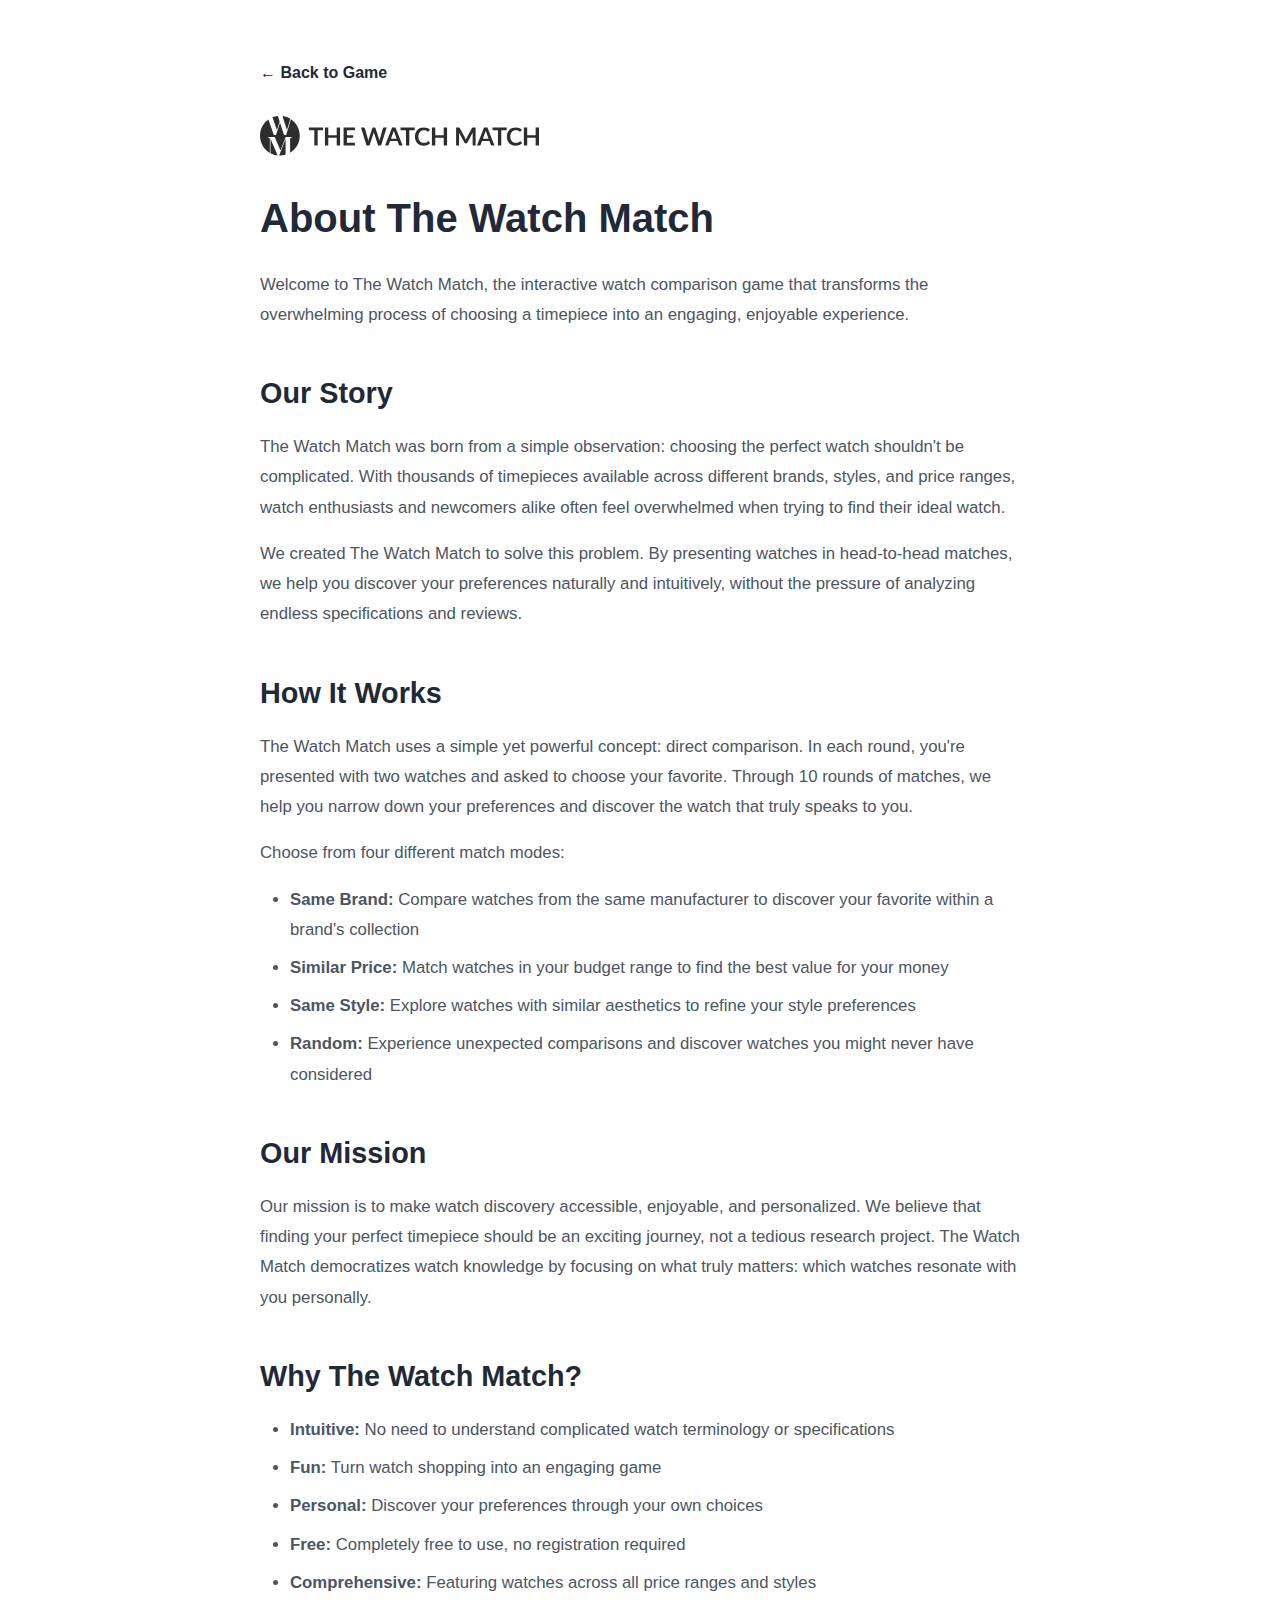
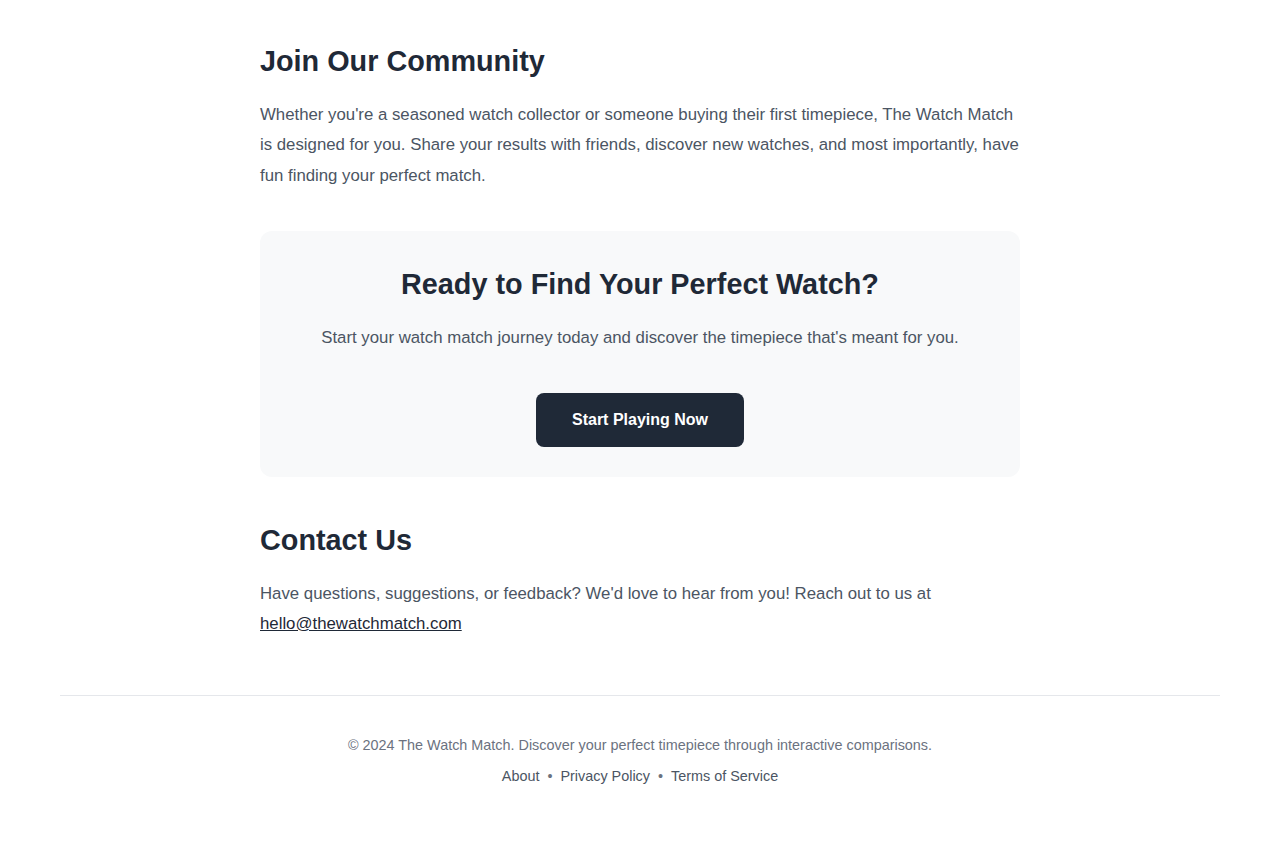
<file: about.html>
<!DOCTYPE html>
<html lang="en">
<head>
    <!-- Google tag (gtag.js) -->
    <script async src="https://www.googletagmanager.com/gtag/js?id=G-6T65P396MZ"></script>
    <script>
      window.dataLayer = window.dataLayer || [];
      function gtag(){dataLayer.push(arguments);}

      // Set default consent to denied
      gtag('consent', 'default', {
        'analytics_storage': 'denied'
      });

      gtag('js', new Date());
      gtag('config', 'G-6T65P396MZ', {
        'anonymize_ip': true  // IP anonymization for privacy
      });
    </script>

    <meta charset="UTF-8">
    <meta name="viewport" content="width=device-width, initial-scale=1.0">

    <!-- Security Headers -->
    <meta http-equiv="Content-Security-Policy" content="default-src 'self'; script-src 'self' 'unsafe-inline' https://www.googletagmanager.com https://www.google-analytics.com; style-src 'self' 'unsafe-inline'; img-src 'self' https: data:; font-src 'self'; connect-src 'self' https://www.google-analytics.com https://region1.google-analytics.com; base-uri 'self'; form-action 'self';">
    <meta http-equiv="X-Content-Type-Options" content="nosniff">
    <meta name="referrer" content="strict-origin-when-cross-origin">
    <meta http-equiv="Permissions-Policy" content="geolocation=(), microphone=(), camera=(), payment=()">

    <title>About - The Watch Match</title>
    <meta name="description" content="Learn about The Watch Match, the interactive watch comparison game that helps you discover your perfect timepiece through engaging head-to-head matches.">

    <!-- Favicon -->
    <link rel="icon" type="image/svg+xml" href="/favicon.svg">
    <link rel="icon" type="image/png" sizes="32x32" href="/favicon-32x32.png">
    <link rel="icon" type="image/png" sizes="16x16" href="/favicon-16x16.png">
    <link rel="apple-touch-icon" sizes="180x180" href="/apple-touch-icon.png">

    <link rel="stylesheet" href="style.css">
    <style>
        .content-page {
            max-width: 800px;
            margin: 0 auto;
            padding: 40px 20px;
        }

        .content-page h1 {
            font-size: 2.5rem;
            color: #1f2937;
            margin-bottom: 20px;
        }

        .content-page h2 {
            font-size: 1.8rem;
            color: #1f2937;
            margin-top: 40px;
            margin-bottom: 16px;
        }

        .content-page p {
            color: #4b5563;
            font-size: 1.05rem;
            line-height: 1.8;
            margin-bottom: 16px;
        }

        .content-page ul {
            color: #4b5563;
            font-size: 1.05rem;
            line-height: 1.8;
            margin-bottom: 16px;
            padding-left: 30px;
        }

        .content-page li {
            margin-bottom: 8px;
        }

        .back-link {
            display: inline-block;
            margin-bottom: 30px;
            color: #1f2937;
            text-decoration: none;
            font-weight: 600;
            transition: color 0.2s ease;
        }

        .back-link:hover {
            color: #4b5563;
        }

        .cta-section {
            background: #f8f9fa;
            padding: 30px;
            border-radius: 12px;
            margin-top: 40px;
            text-align: center;
        }

        .cta-btn {
            display: inline-block;
            padding: 14px 36px;
            background: #1f2937;
            color: white;
            text-decoration: none;
            border-radius: 8px;
            font-weight: 600;
            margin-top: 16px;
            transition: all 0.2s ease;
        }

        .cta-btn:hover {
            background: #374151;
            transform: translateY(-2px);
        }
    </style>
</head>
<body>
    <div class="container">
        <div class="content-page">
            <a href="index.html" class="back-link">← Back to Game</a>

            <a href="index.html" class="logo-link" style="display: block; text-align: center; margin-bottom: 30px;">
                <svg class="logo" width="275" height="39" viewBox="0 0 275 39" fill="none" xmlns="http://www.w3.org/2000/svg" style="height: 40px; width: auto;">
                    <path d="M24.9307 36.8379C24.9307 37.2238 24.9097 37.5528 24.8711 37.8252C23.1319 38.3373 21.2917 38.6143 19.3867 38.6143C19.1454 38.6143 18.9052 38.6074 18.666 38.5986L24.9307 22.5449V36.8379ZM17.2217 38.4922C14.7307 38.2153 12.3823 37.4682 10.2676 36.3389C10.25 36.0125 10.2383 35.6502 10.2383 35.252V22.1543L17.2217 38.4922ZM30.1865 3.12598C35.3654 6.60645 38.7734 12.5188 38.7734 19.2275C38.7734 26.2856 35.0012 32.462 29.3633 35.8525V23.2754C29.3633 22.601 29.41 22.1087 29.5029 21.7988C29.6144 21.4708 29.8189 21.252 30.1162 21.1426C30.4135 21.015 30.8596 20.9421 31.4541 20.9238V20.377C30.9339 20.3952 30.2744 20.4134 29.4756 20.4316C28.695 20.4499 27.8949 20.459 27.0771 20.459H25.0977L19.9551 33.6816L14.3369 20.377C13.7422 20.3952 13.0541 20.4134 12.2734 20.4316C11.5115 20.4499 10.7308 20.459 9.93164 20.459C9.50421 20.459 9.06711 20.4499 8.62109 20.4316C8.1752 20.4134 7.80315 20.3952 7.50586 20.377V20.9238C8.08188 20.9421 8.51903 21.015 8.81641 21.1426C9.13231 21.2519 9.33673 21.4708 9.42969 21.7988C9.5412 22.1087 9.59765 22.601 9.59766 23.2754V35.5801C9.59766 35.7104 9.59329 35.8367 9.59082 35.959C3.85321 32.5925 0 26.3606 0 19.2275C2.33597e-06 12.7029 3.22303 6.93059 8.16406 3.41699L13.5967 18.666C13.7415 18.6478 13.8957 18.6396 14.0586 18.6396H15.0371C15.2001 18.6397 15.3541 18.6478 15.499 18.666L19.5186 6.50098L23.5166 18.666C23.6614 18.6478 23.8156 18.6397 23.9785 18.6396H24.957C25.1201 18.6396 25.275 18.6478 25.4199 18.666L30.1865 3.12598ZM16.8975 0C16.9763 0.0435006 17.0543 0.0936604 17.1299 0.15332C17.4017 0.353562 17.6284 0.736484 17.8096 1.30078L19.2041 5.54492L16.4395 13.6582L12.4824 2.11914C12.3733 1.79037 12.2989 1.48173 12.2568 1.19336C13.7243 0.61271 15.2799 0.207355 16.8975 0ZM22.6162 0.109375C25.0802 0.522553 27.3867 1.39988 29.4424 2.64941C29.3739 3.35447 29.1748 4.23391 28.8438 5.28711L26.2578 13.5391L22.5381 2.11914C22.3209 1.44619 22.2305 0.954925 22.2666 0.645508C22.3083 0.407916 22.4249 0.228934 22.6162 0.109375Z" fill="#2D2D2D"/>
                    <path d="M61.4909 13.9654H56.2085V28.8071H52.9494V13.9654H47.6669V11.2878H61.4909V13.9654ZM78.0679 11.2878V28.8071H74.7966V21.15H66.5701V28.8071H63.2988V11.2878H66.5701V18.8238H74.7966V11.2878H78.0679ZM84.7559 13.8806V18.739H90.8864V21.2469H84.7559V26.2023H92.5342V28.8071H81.4847V11.2878H92.5342V13.8806H84.7559ZM123.49 11.2878L118.05 28.8071H115.106L111.278 16.8368C111.173 16.5461 111.076 16.1907 110.987 15.7706C110.938 15.9726 110.89 16.1624 110.842 16.3401C110.793 16.5178 110.741 16.6834 110.684 16.8368L106.819 28.8071H103.863L98.4351 11.2878H101.161C101.444 11.2878 101.678 11.3565 101.864 11.4938C102.058 11.623 102.187 11.8007 102.252 12.0269L105.232 22.507C105.297 22.7654 105.357 23.0481 105.414 23.3551C105.478 23.6539 105.543 23.9689 105.608 24.3001C105.672 23.9609 105.741 23.6418 105.814 23.343C105.894 23.0441 105.979 22.7654 106.068 22.507L109.509 12.0269C109.573 11.8411 109.699 11.6715 109.884 11.518C110.078 11.3646 110.312 11.2878 110.587 11.2878H111.544C111.827 11.2878 112.057 11.3565 112.235 11.4938C112.413 11.6311 112.546 11.8088 112.635 12.0269L116.063 22.507C116.233 23.0078 116.386 23.5853 116.524 24.2395C116.629 23.6014 116.746 23.0239 116.875 22.507L119.856 12.0269C119.904 11.825 120.025 11.6513 120.219 11.5059C120.421 11.3605 120.659 11.2878 120.934 11.2878H123.49ZM133.254 22.192L131.122 16.3643C131.017 16.1058 130.907 15.7989 130.794 15.4435C130.681 15.0881 130.568 14.7045 130.455 14.2925C130.35 14.7045 130.241 15.0922 130.128 15.4556C130.015 15.811 129.906 16.122 129.801 16.3885L127.681 22.192H133.254ZM139.009 28.8071H136.489C136.206 28.8071 135.976 28.7385 135.798 28.6012C135.62 28.4558 135.487 28.2781 135.398 28.0681L134.09 24.4939H126.833L125.524 28.0681C125.459 28.2538 125.334 28.4235 125.148 28.5769C124.963 28.7304 124.732 28.8071 124.458 28.8071H121.914L128.807 11.2878H132.127L139.009 28.8071ZM150.871 13.9654H145.588V28.8071H142.329V13.9654H137.047V11.2878H150.871V13.9654ZM164.118 24.6757C164.296 24.6757 164.453 24.7443 164.59 24.8816L165.875 26.2749C165.164 27.1554 164.287 27.8298 163.245 28.2983C162.212 28.7667 160.968 29.001 159.514 29.001C158.213 29.001 157.042 28.7789 156 28.3346C154.966 27.8904 154.082 27.2725 153.347 26.4809C152.612 25.6894 152.047 24.7443 151.651 23.6458C151.263 22.5474 151.069 21.3479 151.069 20.0475C151.069 18.7309 151.279 17.5274 151.699 16.437C152.119 15.3385 152.709 14.3935 153.468 13.6019C154.235 12.8104 155.148 12.1965 156.206 11.7604C157.264 11.3161 158.436 11.094 159.72 11.094C160.996 11.094 162.127 11.304 163.112 11.724C164.106 12.144 164.95 12.6933 165.644 13.3717L164.554 14.8862C164.489 14.9831 164.405 15.0679 164.3 15.1406C164.203 15.2133 164.065 15.2497 163.888 15.2497C163.766 15.2497 163.641 15.2174 163.512 15.1527C163.383 15.0801 163.241 14.9952 163.088 14.8983C162.935 14.7933 162.757 14.6802 162.555 14.5591C162.353 14.4379 162.119 14.3289 161.852 14.232C161.586 14.127 161.275 14.0421 160.919 13.9775C160.572 13.9048 160.168 13.8685 159.708 13.8685C158.924 13.8685 158.205 14.0098 157.551 14.2925C156.905 14.5672 156.348 14.971 155.879 15.5041C155.411 16.0291 155.047 16.6753 154.789 17.4426C154.53 18.2019 154.401 19.0702 154.401 20.0475C154.401 21.0329 154.538 21.9093 154.813 22.6766C155.096 23.4439 155.475 24.0901 155.952 24.6151C156.428 25.1401 156.99 25.544 157.636 25.8267C158.282 26.1013 158.977 26.2386 159.72 26.2386C160.164 26.2386 160.564 26.2144 160.919 26.1659C161.283 26.1174 161.614 26.0407 161.913 25.9357C162.22 25.8307 162.506 25.6974 162.773 25.5359C163.048 25.3663 163.318 25.1603 163.585 24.918C163.666 24.8453 163.75 24.7888 163.839 24.7484C163.928 24.6999 164.021 24.6757 164.118 24.6757ZM182.392 11.2878V28.8071H179.12V21.15H170.894V28.8071H167.622V11.2878H170.894V18.8238H179.12V11.2878H182.392ZM210.213 11.2878V28.8071H207.342V17.4911C207.342 17.0388 207.366 16.5501 207.415 16.0251L202.12 25.9721C201.87 26.4486 201.486 26.6869 200.969 26.6869H200.509C199.992 26.6869 199.608 26.4486 199.358 25.9721L194.002 15.9887C194.027 16.2553 194.047 16.5178 194.063 16.7763C194.079 17.0347 194.087 17.273 194.087 17.4911V28.8071H191.216V11.2878H193.675C193.821 11.2878 193.946 11.2919 194.051 11.3C194.156 11.308 194.249 11.3282 194.33 11.3605C194.418 11.3928 194.495 11.4453 194.56 11.518C194.633 11.5907 194.701 11.6877 194.766 11.8088L200.012 21.5377C200.149 21.7962 200.274 22.0627 200.387 22.3374C200.509 22.612 200.626 22.8947 200.739 23.1854C200.852 22.8866 200.969 22.5999 201.09 22.3252C201.211 22.0425 201.341 21.772 201.478 21.5135L206.651 11.8088C206.716 11.6877 206.785 11.5907 206.857 11.518C206.93 11.4453 207.007 11.3928 207.087 11.3605C207.176 11.3282 207.273 11.308 207.378 11.3C207.483 11.2919 207.608 11.2878 207.754 11.2878H210.213ZM222.894 22.192L220.762 16.3643C220.657 16.1058 220.547 15.7989 220.434 15.4435C220.321 15.0881 220.208 14.7045 220.095 14.2925C219.99 14.7045 219.881 15.0922 219.768 15.4556C219.655 15.811 219.546 16.122 219.441 16.3885L217.321 22.192H222.894ZM228.649 28.8071H226.129C225.846 28.8071 225.616 28.7385 225.438 28.6012C225.26 28.4558 225.127 28.2781 225.038 28.0681L223.73 24.4939H216.473L215.164 28.0681C215.099 28.2538 214.974 28.4235 214.788 28.5769C214.603 28.7304 214.373 28.8071 214.098 28.8071H211.554L218.447 11.2878H221.767L228.649 28.8071ZM240.511 13.9654H235.228V28.8071H231.969V13.9654H226.687V11.2878H240.511V13.9654ZM253.758 24.6757C253.936 24.6757 254.093 24.7443 254.23 24.8816L255.515 26.2749C254.804 27.1554 253.927 27.8298 252.885 28.2983C251.852 28.7667 250.608 29.001 249.154 29.001C247.853 29.001 246.682 28.7789 245.64 28.3346C244.606 27.8904 243.722 27.2725 242.987 26.4809C242.252 25.6894 241.687 24.7443 241.291 23.6458C240.903 22.5474 240.709 21.3479 240.709 20.0475C240.709 18.7309 240.919 17.5274 241.339 16.437C241.759 15.3385 242.349 14.3935 243.108 13.6019C243.875 12.8104 244.788 12.1965 245.846 11.7604C246.904 11.3161 248.076 11.094 249.36 11.094C250.636 11.094 251.767 11.304 252.752 11.724C253.746 12.144 254.59 12.6933 255.284 13.3717L254.194 14.8862C254.129 14.9831 254.045 15.0679 253.94 15.1406C253.843 15.2133 253.705 15.2497 253.528 15.2497C253.406 15.2497 253.281 15.2174 253.152 15.1527C253.023 15.0801 252.881 14.9952 252.728 14.8983C252.575 14.7933 252.397 14.6802 252.195 14.5591C251.993 14.4379 251.759 14.3289 251.492 14.232C251.226 14.127 250.915 14.0421 250.559 13.9775C250.212 13.9048 249.808 13.8685 249.348 13.8685C248.564 13.8685 247.845 14.0098 247.191 14.2925C246.545 14.5672 245.988 14.971 245.519 15.5041C245.051 16.0291 244.687 16.6753 244.429 17.4426C244.17 18.2019 244.041 19.0702 244.041 20.0475C244.041 21.0329 244.178 21.9093 244.453 22.6766C244.736 23.4439 245.115 24.0901 245.592 24.6151C246.068 25.1401 246.63 25.544 247.276 25.8267C247.922 26.1013 248.617 26.2386 249.36 26.2386C249.804 26.2386 250.204 26.2144 250.559 26.1659C250.923 26.1174 251.254 26.0407 251.553 25.9357C251.86 25.8307 252.146 25.6974 252.413 25.5359C252.688 25.3663 252.958 25.1603 253.225 24.918C253.306 24.8453 253.39 24.7888 253.479 24.7484C253.568 24.6999 253.661 24.6757 253.758 24.6757ZM272.032 11.2878V28.8071H268.76V21.15H260.534V28.8071H257.262V11.2878H260.534V18.8238H268.76V11.2878H272.032Z" fill="#2D2D2D"/>
                </svg>
            </a>

            <h1>About The Watch Match</h1>

            <p>Welcome to The Watch Match, the interactive watch comparison game that transforms the overwhelming process of choosing a timepiece into an engaging, enjoyable experience.</p>

            <h2>Our Story</h2>

            <p>The Watch Match was born from a simple observation: choosing the perfect watch shouldn't be complicated. With thousands of timepieces available across different brands, styles, and price ranges, watch enthusiasts and newcomers alike often feel overwhelmed when trying to find their ideal watch.</p>

            <p>We created The Watch Match to solve this problem. By presenting watches in head-to-head matches, we help you discover your preferences naturally and intuitively, without the pressure of analyzing endless specifications and reviews.</p>

            <h2>How It Works</h2>

            <p>The Watch Match uses a simple yet powerful concept: direct comparison. In each round, you're presented with two watches and asked to choose your favorite. Through 10 rounds of matches, we help you narrow down your preferences and discover the watch that truly speaks to you.</p>

            <p>Choose from four different match modes:</p>

            <ul>
                <li><strong>Same Brand:</strong> Compare watches from the same manufacturer to discover your favorite within a brand's collection</li>
                <li><strong>Similar Price:</strong> Match watches in your budget range to find the best value for your money</li>
                <li><strong>Same Style:</strong> Explore watches with similar aesthetics to refine your style preferences</li>
                <li><strong>Random:</strong> Experience unexpected comparisons and discover watches you might never have considered</li>
            </ul>

            <h2>Our Mission</h2>

            <p>Our mission is to make watch discovery accessible, enjoyable, and personalized. We believe that finding your perfect timepiece should be an exciting journey, not a tedious research project. The Watch Match democratizes watch knowledge by focusing on what truly matters: which watches resonate with you personally.</p>

            <h2>Why The Watch Match?</h2>

            <ul>
                <li><strong>Intuitive:</strong> No need to understand complicated watch terminology or specifications</li>
                <li><strong>Fun:</strong> Turn watch shopping into an engaging game</li>
                <li><strong>Personal:</strong> Discover your preferences through your own choices</li>
                <li><strong>Free:</strong> Completely free to use, no registration required</li>
                <li><strong>Comprehensive:</strong> Featuring watches across all price ranges and styles</li>
            </ul>

            <h2>Join Our Community</h2>

            <p>Whether you're a seasoned watch collector or someone buying their first timepiece, The Watch Match is designed for you. Share your results with friends, discover new watches, and most importantly, have fun finding your perfect match.</p>

            <div class="cta-section">
                <h2 style="margin-top: 0;">Ready to Find Your Perfect Watch?</h2>
                <p style="margin-bottom: 24px;">Start your watch match journey today and discover the timepiece that's meant for you.</p>
                <a href="index.html" class="cta-btn">Start Playing Now</a>
            </div>

            <h2>Contact Us</h2>

            <p>Have questions, suggestions, or feedback? We'd love to hear from you! Reach out to us at <a href="mailto:hello@thewatchmatch.com" style="color: #1f2937; text-decoration: underline;">hello@thewatchmatch.com</a></p>
        </div>

        <footer class="footer">
            <p>&copy; 2024 The Watch Match. Discover your perfect timepiece through interactive comparisons.</p>
            <p class="footer-links">
                <a href="about.html" class="footer-link">About</a> •
                <a href="privacy.html" class="footer-link">Privacy Policy</a> •
                <a href="terms.html" class="footer-link">Terms of Service</a>
            </p>
        </footer>
    </div>
</body>
</html>
</file>
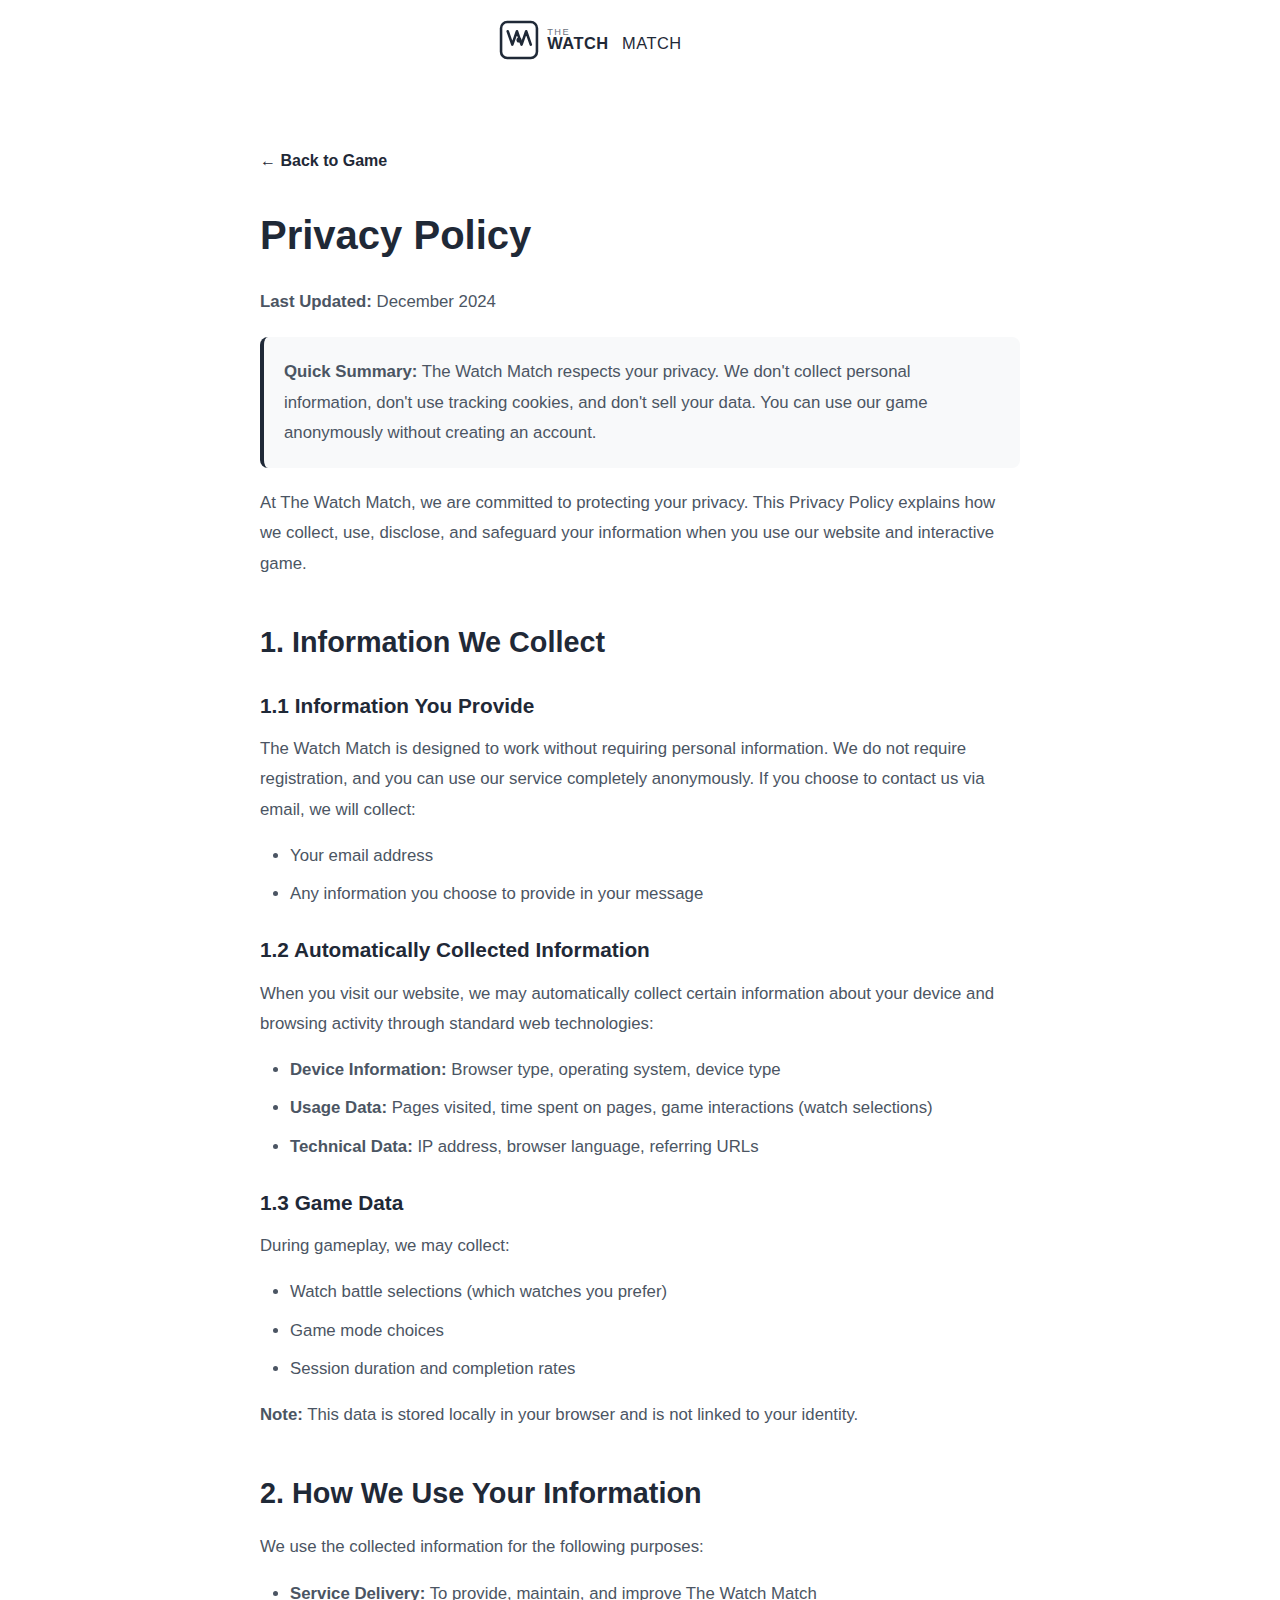
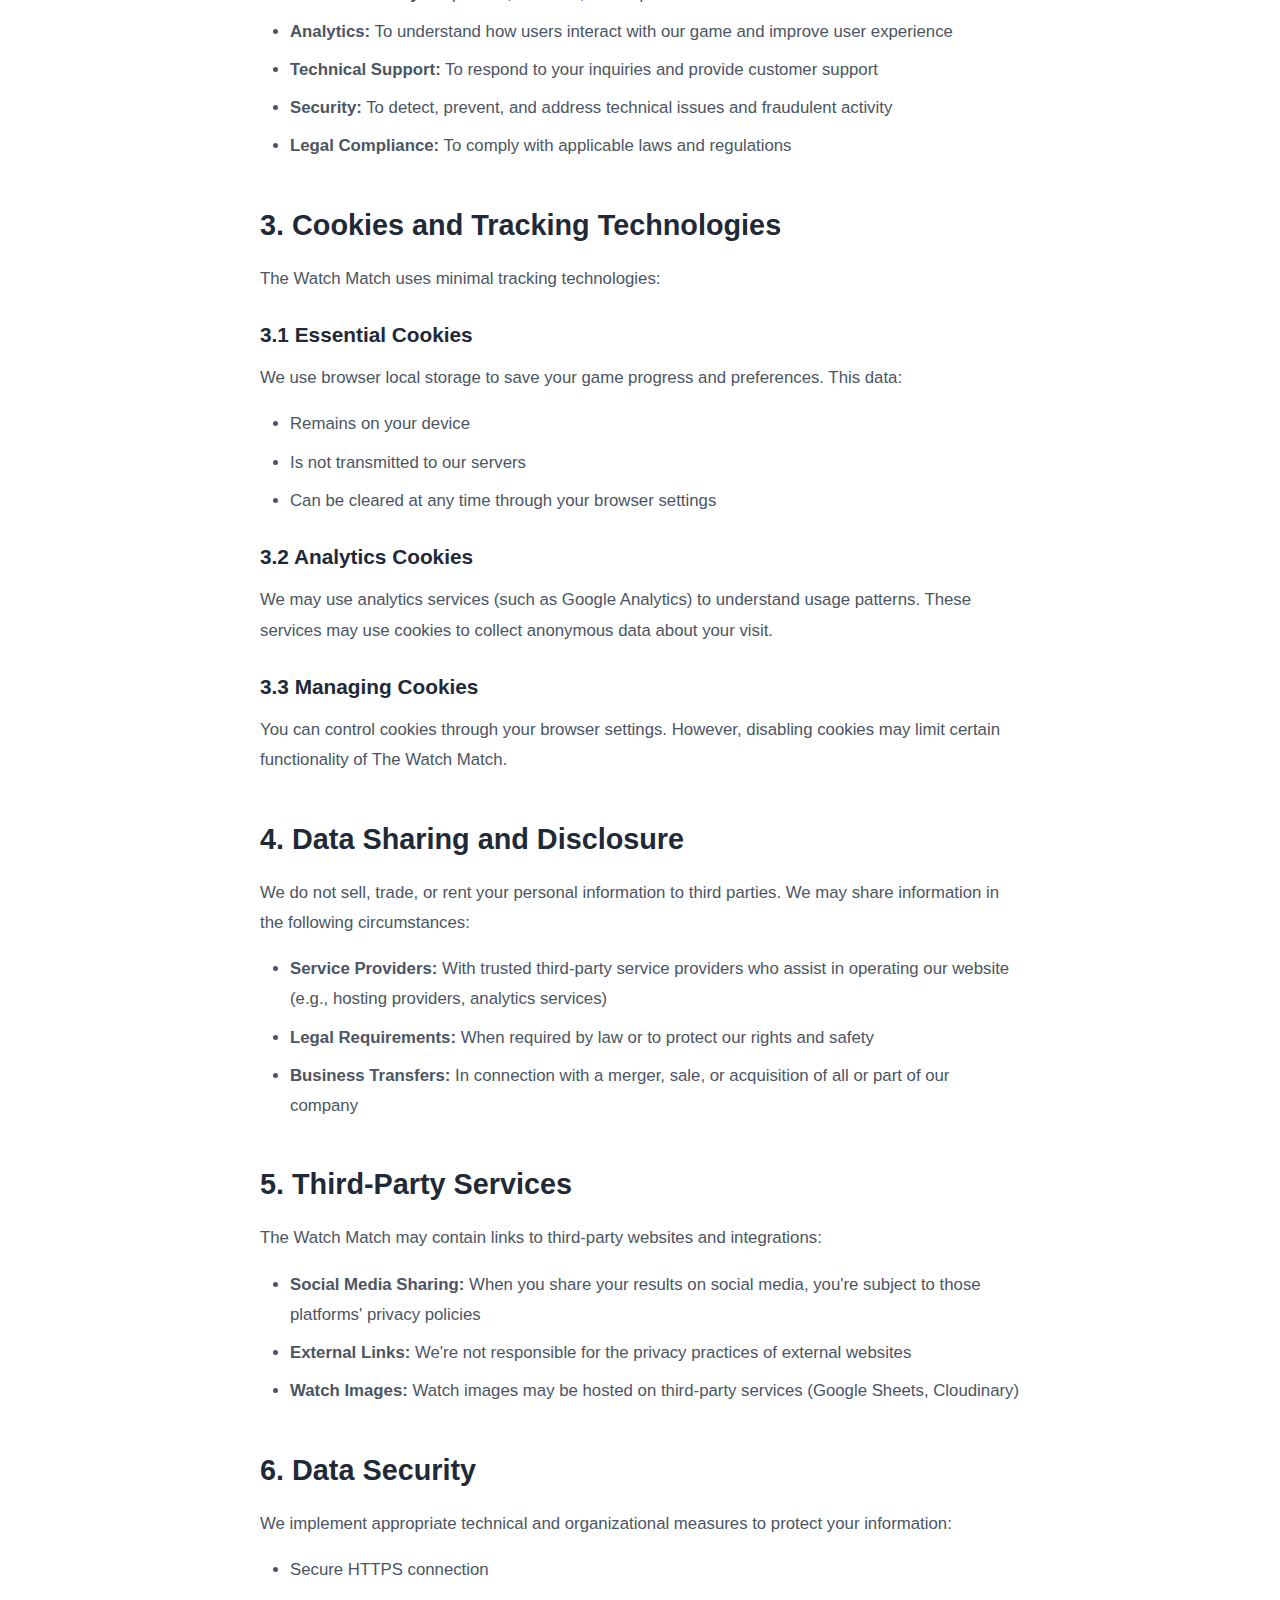
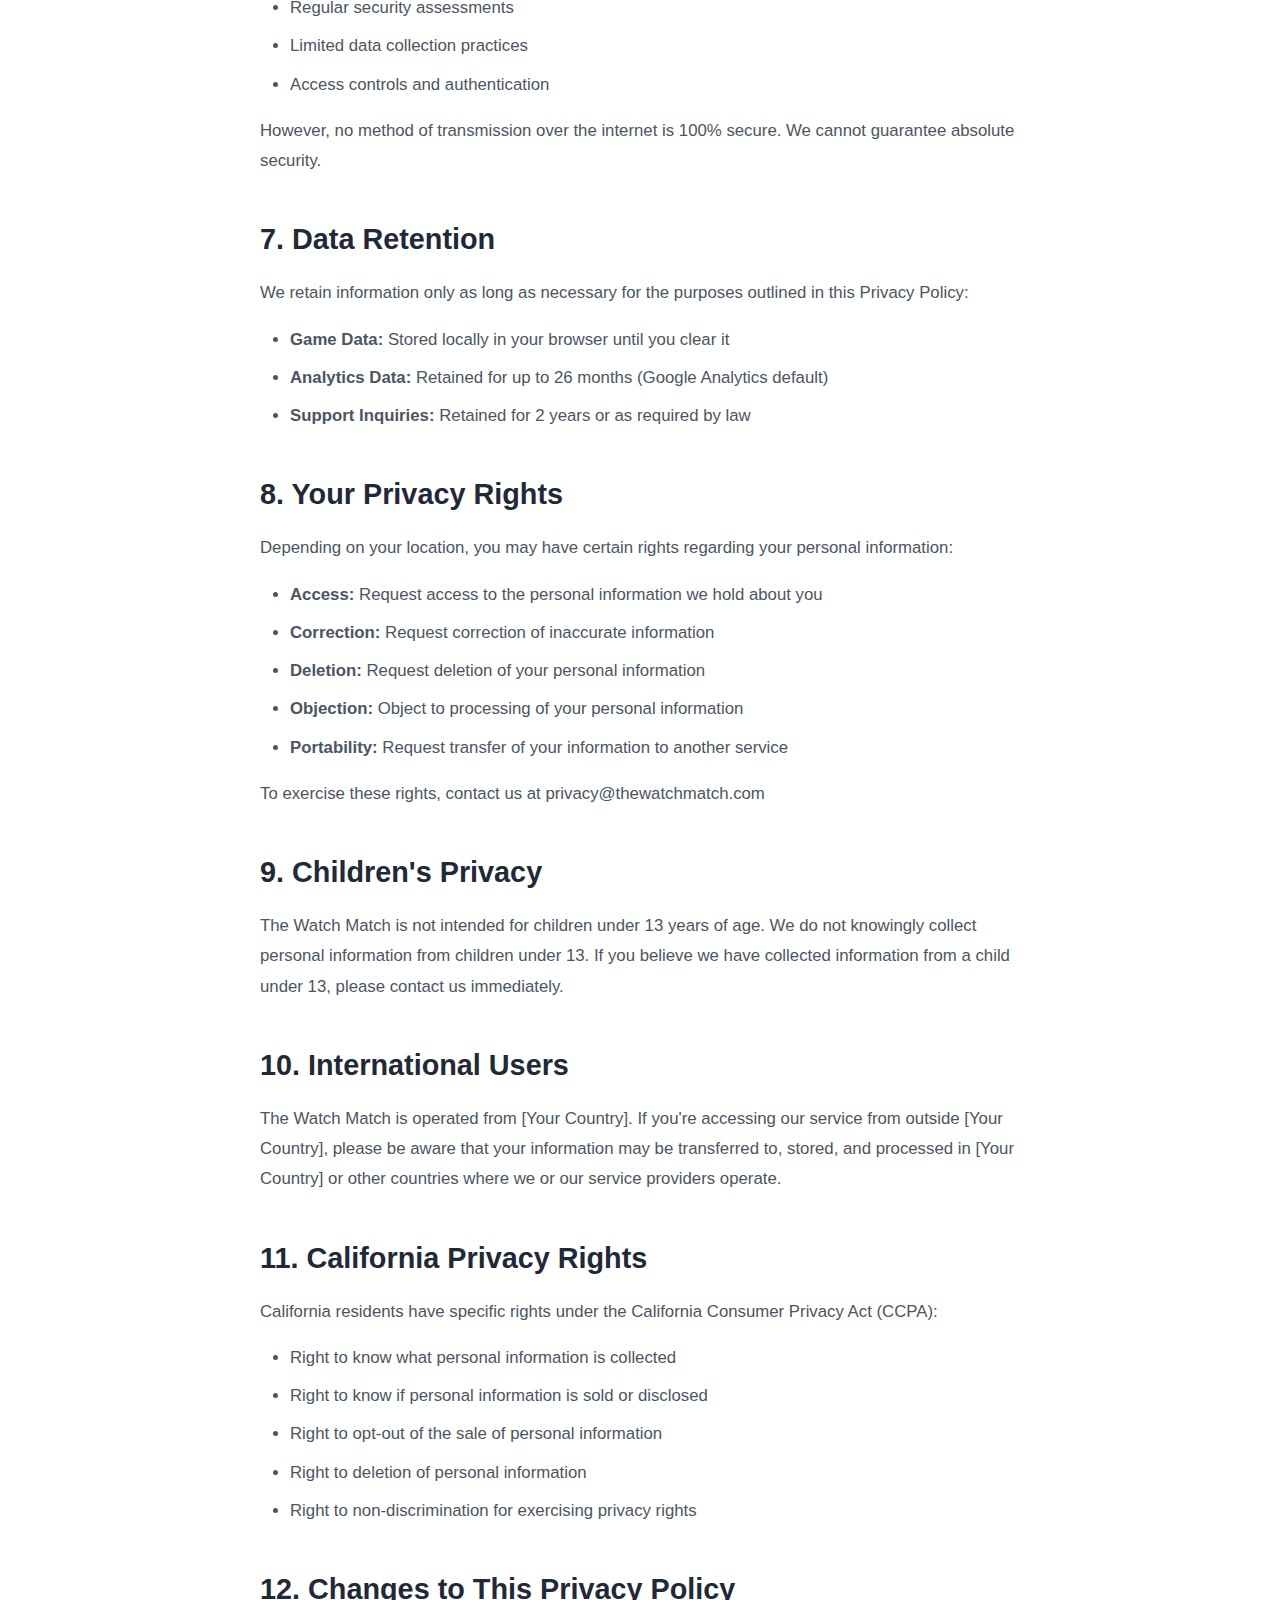
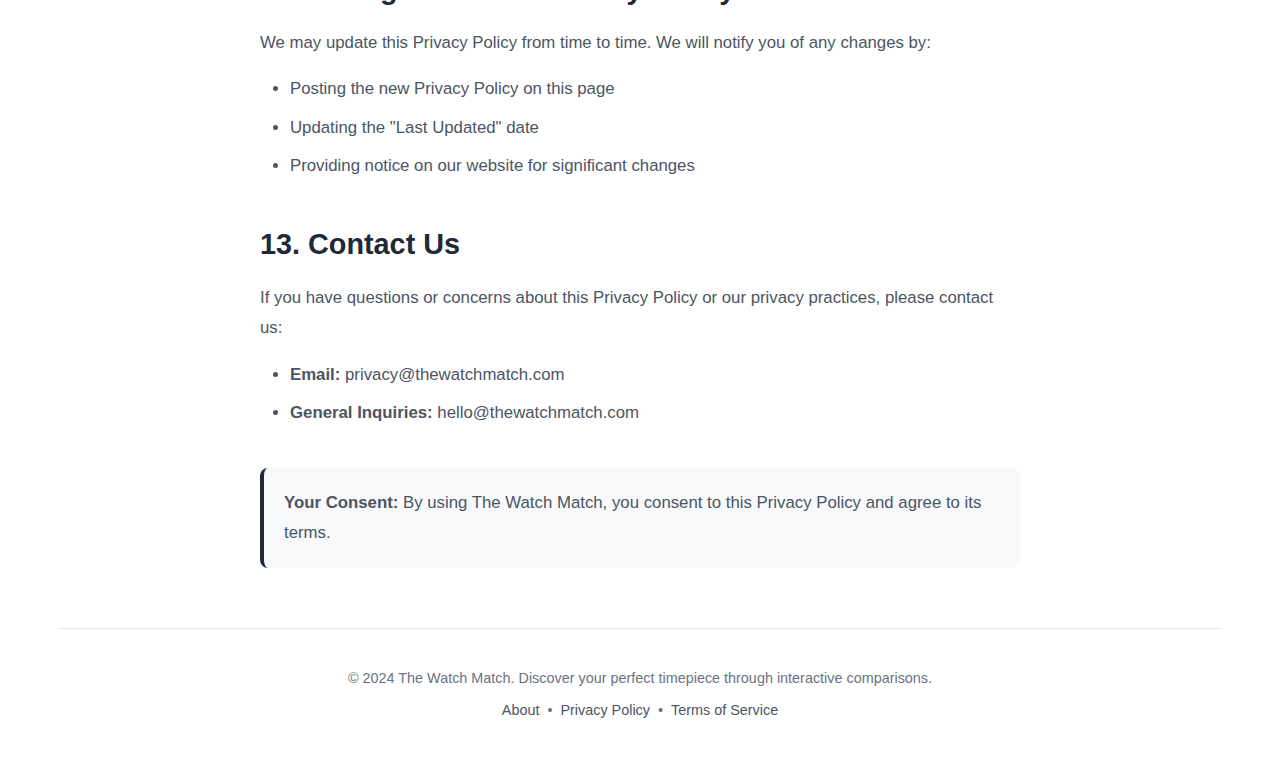
<file: privacy.html>
<!DOCTYPE html>
<html lang="en">
<head>
    <meta charset="UTF-8">
    <meta name="viewport" content="width=device-width, initial-scale=1.0">
    <title>Privacy Policy - The Watch Match</title>
    <meta name="description" content="Read The Watch Match's privacy policy to understand how we collect, use, and protect your information.">

    <!-- Favicon -->
    <link rel="icon" type="image/svg+xml" href="/favicon.svg">
    <link rel="icon" type="image/png" sizes="32x32" href="/favicon-32x32.png">
    <link rel="icon" type="image/png" sizes="16x16" href="/favicon-16x16.png">
    <link rel="apple-touch-icon" sizes="180x180" href="/apple-touch-icon.png">

    <link rel="stylesheet" href="style.css">
    <style>
        .content-page {
            max-width: 800px;
            margin: 0 auto;
            padding: 40px 20px;
        }

        .content-page h1 {
            font-size: 2.5rem;
            color: #1f2937;
            margin-bottom: 20px;
        }

        .content-page h2 {
            font-size: 1.8rem;
            color: #1f2937;
            margin-top: 40px;
            margin-bottom: 16px;
        }

        .content-page h3 {
            font-size: 1.3rem;
            color: #1f2937;
            margin-top: 24px;
            margin-bottom: 12px;
        }

        .content-page p {
            color: #4b5563;
            font-size: 1.05rem;
            line-height: 1.8;
            margin-bottom: 16px;
        }

        .content-page ul {
            color: #4b5563;
            font-size: 1.05rem;
            line-height: 1.8;
            margin-bottom: 16px;
            padding-left: 30px;
        }

        .content-page li {
            margin-bottom: 8px;
        }

        .back-link {
            display: inline-block;
            margin-bottom: 30px;
            color: #1f2937;
            text-decoration: none;
            font-weight: 600;
            transition: color 0.2s ease;
        }

        .back-link:hover {
            color: #4b5563;
        }

        .last-updated {
            color: #6b7280;
            font-size: 0.95rem;
            margin-bottom: 30px;
        }

        .highlight-box {
            background: #f8f9fa;
            padding: 20px;
            border-radius: 8px;
            border-left: 4px solid #1f2937;
            margin: 20px 0;
        }
    </style>
</head>
<body>
    <div class="container">
        <header style="text-align: center; margin-bottom: 40px;">
            <a href="index.html" class="logo-link">
                <svg class="logo" style="height: 40px;" width="275" height="39" viewBox="0 0 275 39" fill="none" xmlns="http://www.w3.org/2000/svg">
                    <rect x="2" y="2" width="35" height="35" rx="6" stroke="#1F2937" stroke-width="2.5"/>
                    <path d="M8.5 11L13 24L17.5 11L22 24L26.5 11L31 24" stroke="#1F2937" stroke-width="2.5" stroke-linecap="round" stroke-linejoin="round"/>
                    <circle cx="19.5" cy="19.5" r="2.5" fill="#1F2937"/>
                    <text x="47" y="15" font-family="Arial, sans-serif" font-size="9" font-weight="300" letter-spacing="1.5" fill="#6B7280">THE</text>
                    <text x="47" y="28" font-family="Arial, sans-serif" font-size="16" font-weight="700" letter-spacing="0.5" fill="#1F2937">WATCH</text>
                    <text x="120" y="28" font-family="Arial, sans-serif" font-size="16" font-weight="300" letter-spacing="0.5" fill="#1F2937">MATCH</text>
                </svg>
            </a>
        </header>
        <div class="content-page">
            <a href="index.html" class="back-link">← Back to Game</a>

            <h1>Privacy Policy</h1>
            <p class="last-updated"><strong>Last Updated:</strong> December 2024</p>

            <div class="highlight-box">
                <p style="margin-bottom: 0;"><strong>Quick Summary:</strong> The Watch Match respects your privacy. We don't collect personal information, don't use tracking cookies, and don't sell your data. You can use our game anonymously without creating an account.</p>
            </div>

            <p>At The Watch Match, we are committed to protecting your privacy. This Privacy Policy explains how we collect, use, disclose, and safeguard your information when you use our website and interactive game.</p>

            <h2>1. Information We Collect</h2>

            <h3>1.1 Information You Provide</h3>
            <p>The Watch Match is designed to work without requiring personal information. We do not require registration, and you can use our service completely anonymously. If you choose to contact us via email, we will collect:</p>
            <ul>
                <li>Your email address</li>
                <li>Any information you choose to provide in your message</li>
            </ul>

            <h3>1.2 Automatically Collected Information</h3>
            <p>When you visit our website, we may automatically collect certain information about your device and browsing activity through standard web technologies:</p>
            <ul>
                <li><strong>Device Information:</strong> Browser type, operating system, device type</li>
                <li><strong>Usage Data:</strong> Pages visited, time spent on pages, game interactions (watch selections)</li>
                <li><strong>Technical Data:</strong> IP address, browser language, referring URLs</li>
            </ul>

            <h3>1.3 Game Data</h3>
            <p>During gameplay, we may collect:</p>
            <ul>
                <li>Watch battle selections (which watches you prefer)</li>
                <li>Game mode choices</li>
                <li>Session duration and completion rates</li>
            </ul>
            <p><strong>Note:</strong> This data is stored locally in your browser and is not linked to your identity.</p>

            <h2>2. How We Use Your Information</h2>

            <p>We use the collected information for the following purposes:</p>

            <ul>
                <li><strong>Service Delivery:</strong> To provide, maintain, and improve The Watch Match</li>
                <li><strong>Analytics:</strong> To understand how users interact with our game and improve user experience</li>
                <li><strong>Technical Support:</strong> To respond to your inquiries and provide customer support</li>
                <li><strong>Security:</strong> To detect, prevent, and address technical issues and fraudulent activity</li>
                <li><strong>Legal Compliance:</strong> To comply with applicable laws and regulations</li>
            </ul>

            <h2>3. Cookies and Tracking Technologies</h2>

            <p>The Watch Match uses minimal tracking technologies:</p>

            <h3>3.1 Essential Cookies</h3>
            <p>We use browser local storage to save your game progress and preferences. This data:</p>
            <ul>
                <li>Remains on your device</li>
                <li>Is not transmitted to our servers</li>
                <li>Can be cleared at any time through your browser settings</li>
            </ul>

            <h3>3.2 Analytics Cookies</h3>
            <p>We may use analytics services (such as Google Analytics) to understand usage patterns. These services may use cookies to collect anonymous data about your visit.</p>

            <h3>3.3 Managing Cookies</h3>
            <p>You can control cookies through your browser settings. However, disabling cookies may limit certain functionality of The Watch Match.</p>

            <h2>4. Data Sharing and Disclosure</h2>

            <p>We do not sell, trade, or rent your personal information to third parties. We may share information in the following circumstances:</p>

            <ul>
                <li><strong>Service Providers:</strong> With trusted third-party service providers who assist in operating our website (e.g., hosting providers, analytics services)</li>
                <li><strong>Legal Requirements:</strong> When required by law or to protect our rights and safety</li>
                <li><strong>Business Transfers:</strong> In connection with a merger, sale, or acquisition of all or part of our company</li>
            </ul>

            <h2>5. Third-Party Services</h2>

            <p>The Watch Match may contain links to third-party websites and integrations:</p>

            <ul>
                <li><strong>Social Media Sharing:</strong> When you share your results on social media, you're subject to those platforms' privacy policies</li>
                <li><strong>External Links:</strong> We're not responsible for the privacy practices of external websites</li>
                <li><strong>Watch Images:</strong> Watch images may be hosted on third-party services (Google Sheets, Cloudinary)</li>
            </ul>

            <h2>6. Data Security</h2>

            <p>We implement appropriate technical and organizational measures to protect your information:</p>

            <ul>
                <li>Secure HTTPS connection</li>
                <li>Regular security assessments</li>
                <li>Limited data collection practices</li>
                <li>Access controls and authentication</li>
            </ul>

            <p>However, no method of transmission over the internet is 100% secure. We cannot guarantee absolute security.</p>

            <h2>7. Data Retention</h2>

            <p>We retain information only as long as necessary for the purposes outlined in this Privacy Policy:</p>

            <ul>
                <li><strong>Game Data:</strong> Stored locally in your browser until you clear it</li>
                <li><strong>Analytics Data:</strong> Retained for up to 26 months (Google Analytics default)</li>
                <li><strong>Support Inquiries:</strong> Retained for 2 years or as required by law</li>
            </ul>

            <h2>8. Your Privacy Rights</h2>

            <p>Depending on your location, you may have certain rights regarding your personal information:</p>

            <ul>
                <li><strong>Access:</strong> Request access to the personal information we hold about you</li>
                <li><strong>Correction:</strong> Request correction of inaccurate information</li>
                <li><strong>Deletion:</strong> Request deletion of your personal information</li>
                <li><strong>Objection:</strong> Object to processing of your personal information</li>
                <li><strong>Portability:</strong> Request transfer of your information to another service</li>
            </ul>

            <p>To exercise these rights, contact us at privacy@thewatchmatch.com</p>

            <h2>9. Children's Privacy</h2>

            <p>The Watch Match is not intended for children under 13 years of age. We do not knowingly collect personal information from children under 13. If you believe we have collected information from a child under 13, please contact us immediately.</p>

            <h2>10. International Users</h2>

            <p>The Watch Match is operated from [Your Country]. If you're accessing our service from outside [Your Country], please be aware that your information may be transferred to, stored, and processed in [Your Country] or other countries where we or our service providers operate.</p>

            <h2>11. California Privacy Rights</h2>

            <p>California residents have specific rights under the California Consumer Privacy Act (CCPA):</p>

            <ul>
                <li>Right to know what personal information is collected</li>
                <li>Right to know if personal information is sold or disclosed</li>
                <li>Right to opt-out of the sale of personal information</li>
                <li>Right to deletion of personal information</li>
                <li>Right to non-discrimination for exercising privacy rights</li>
            </ul>

            <h2>12. Changes to This Privacy Policy</h2>

            <p>We may update this Privacy Policy from time to time. We will notify you of any changes by:</p>

            <ul>
                <li>Posting the new Privacy Policy on this page</li>
                <li>Updating the "Last Updated" date</li>
                <li>Providing notice on our website for significant changes</li>
            </ul>

            <h2>13. Contact Us</h2>

            <p>If you have questions or concerns about this Privacy Policy or our privacy practices, please contact us:</p>

            <ul>
                <li><strong>Email:</strong> privacy@thewatchmatch.com</li>
                <li><strong>General Inquiries:</strong> hello@thewatchmatch.com</li>
            </ul>

            <div class="highlight-box" style="margin-top: 40px;">
                <p style="margin-bottom: 0;"><strong>Your Consent:</strong> By using The Watch Match, you consent to this Privacy Policy and agree to its terms.</p>
            </div>
        </div>

        <footer class="footer">
            <p>&copy; 2024 The Watch Match. Discover your perfect timepiece through interactive comparisons.</p>
            <p class="footer-links">
                <a href="about.html" class="footer-link">About</a> •
                <a href="privacy.html" class="footer-link">Privacy Policy</a> •
                <a href="terms.html" class="footer-link">Terms of Service</a>
            </p>
        </footer>
    </div>
</body>
</html>
</file>
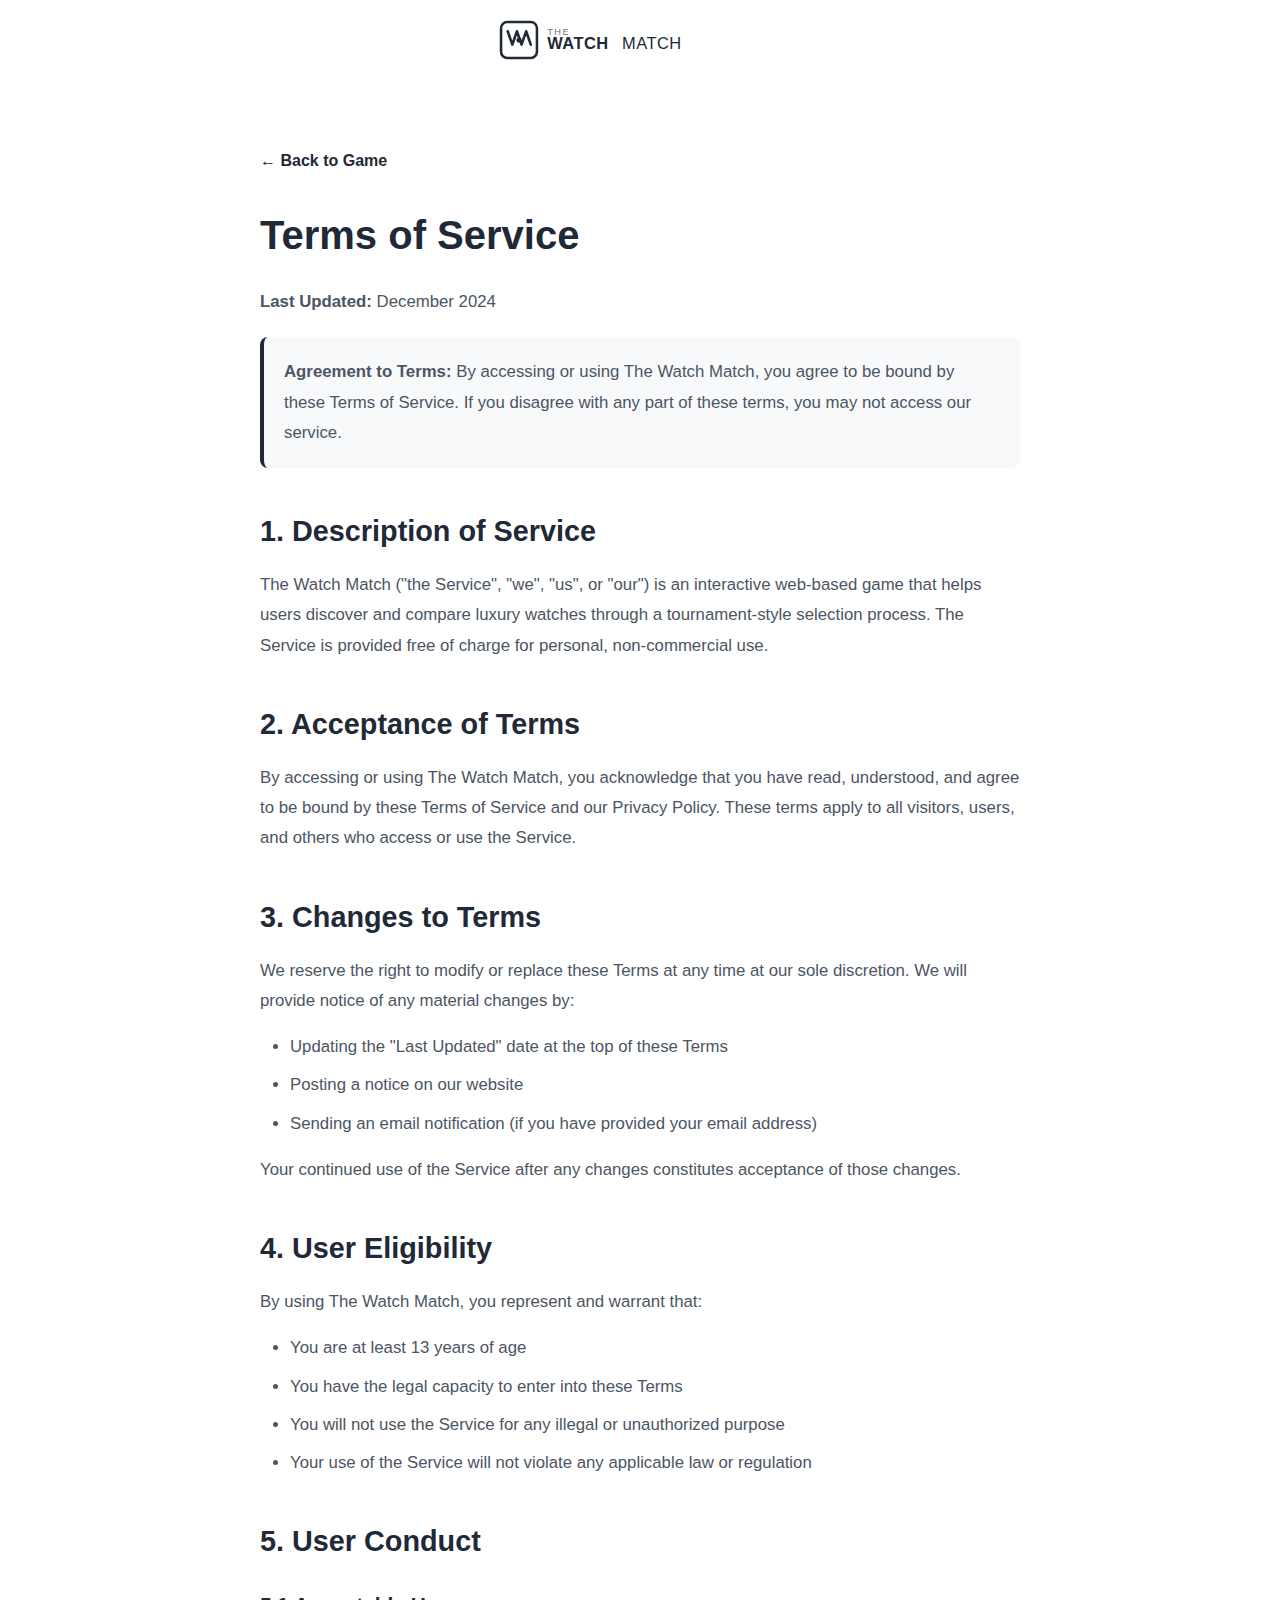
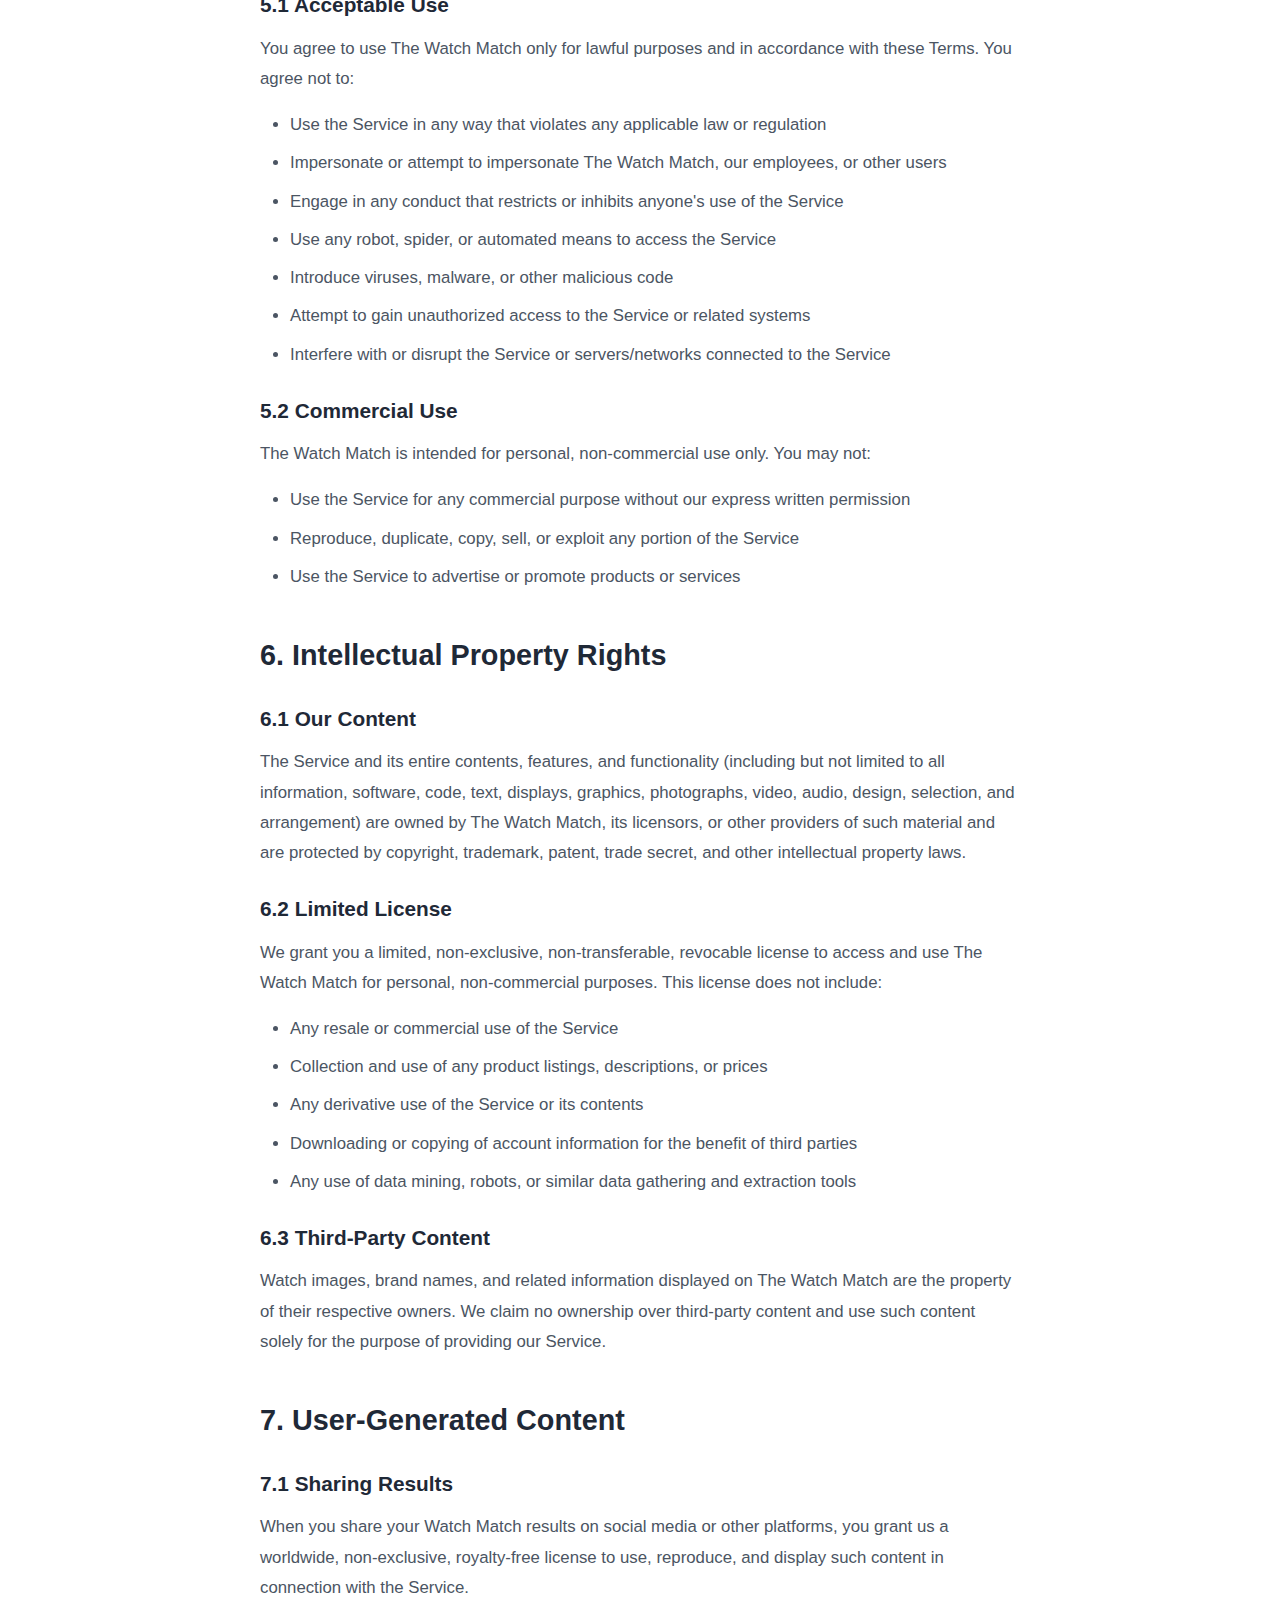
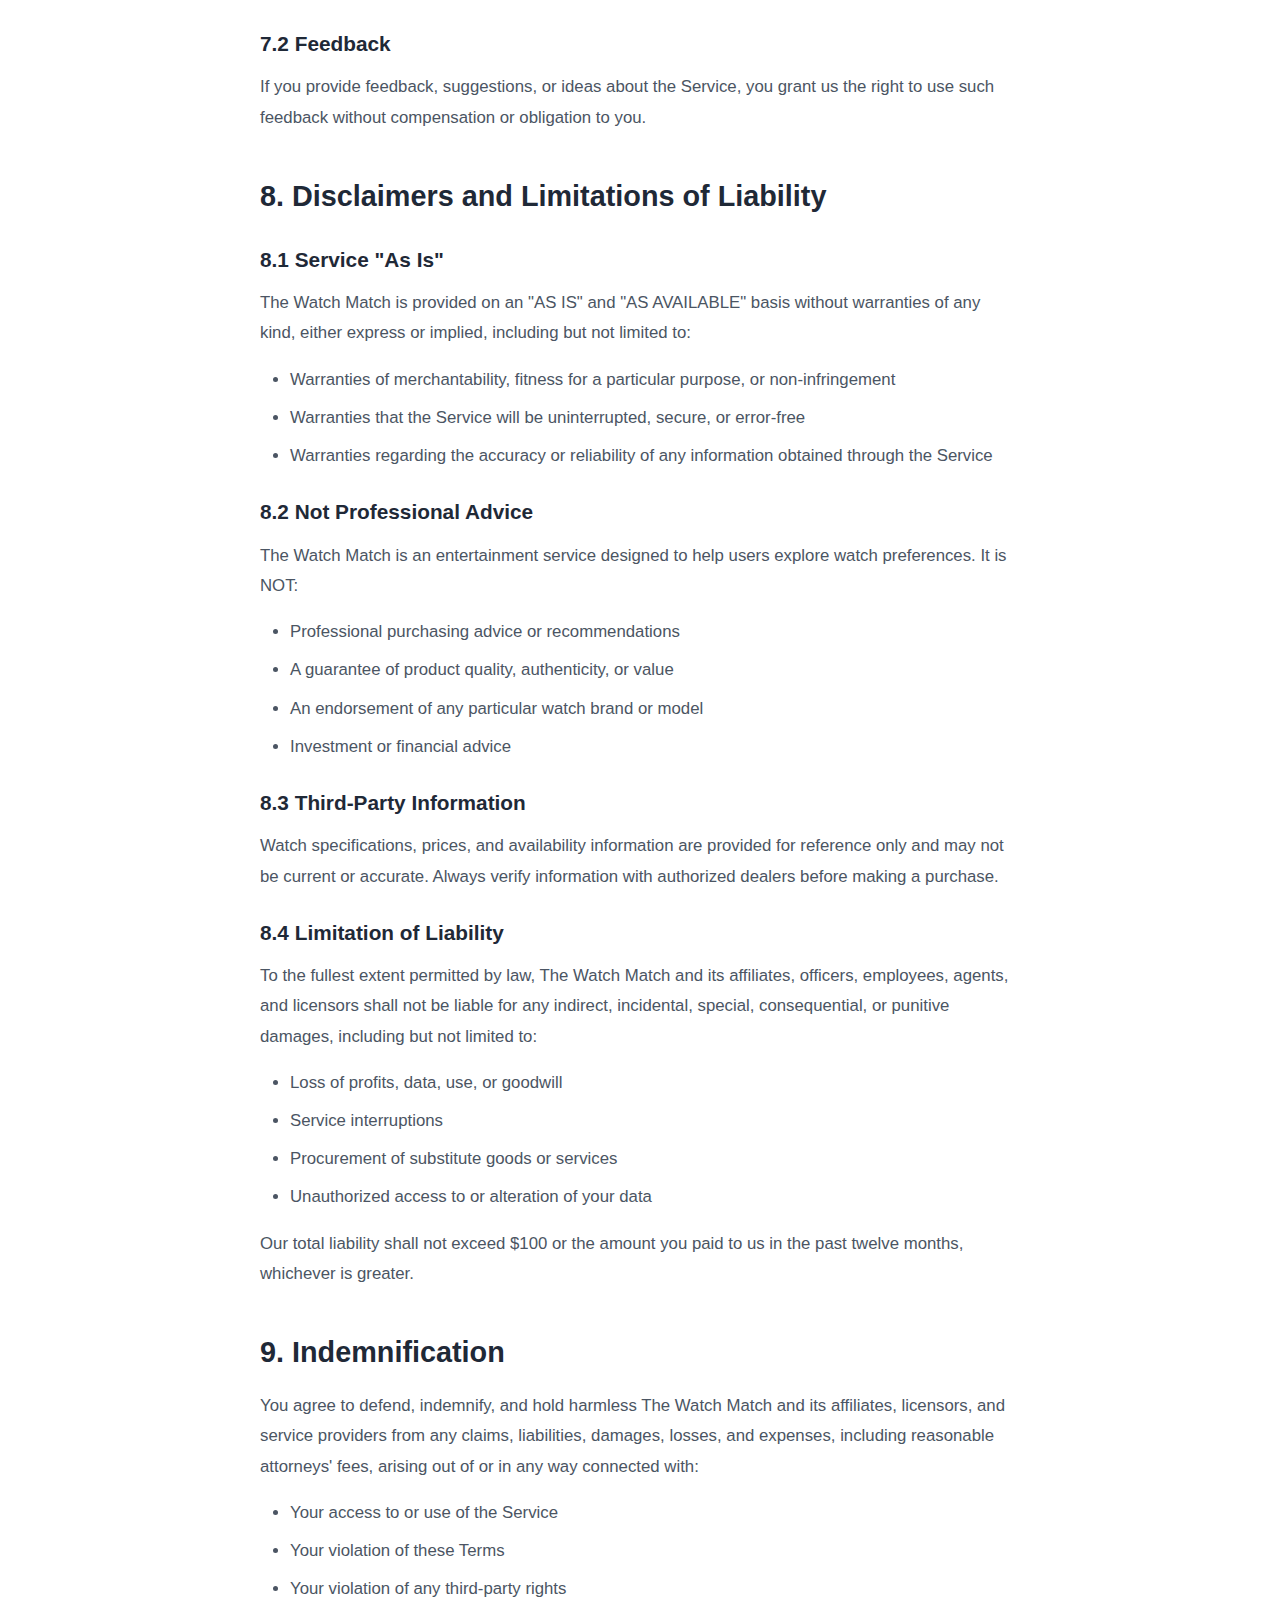
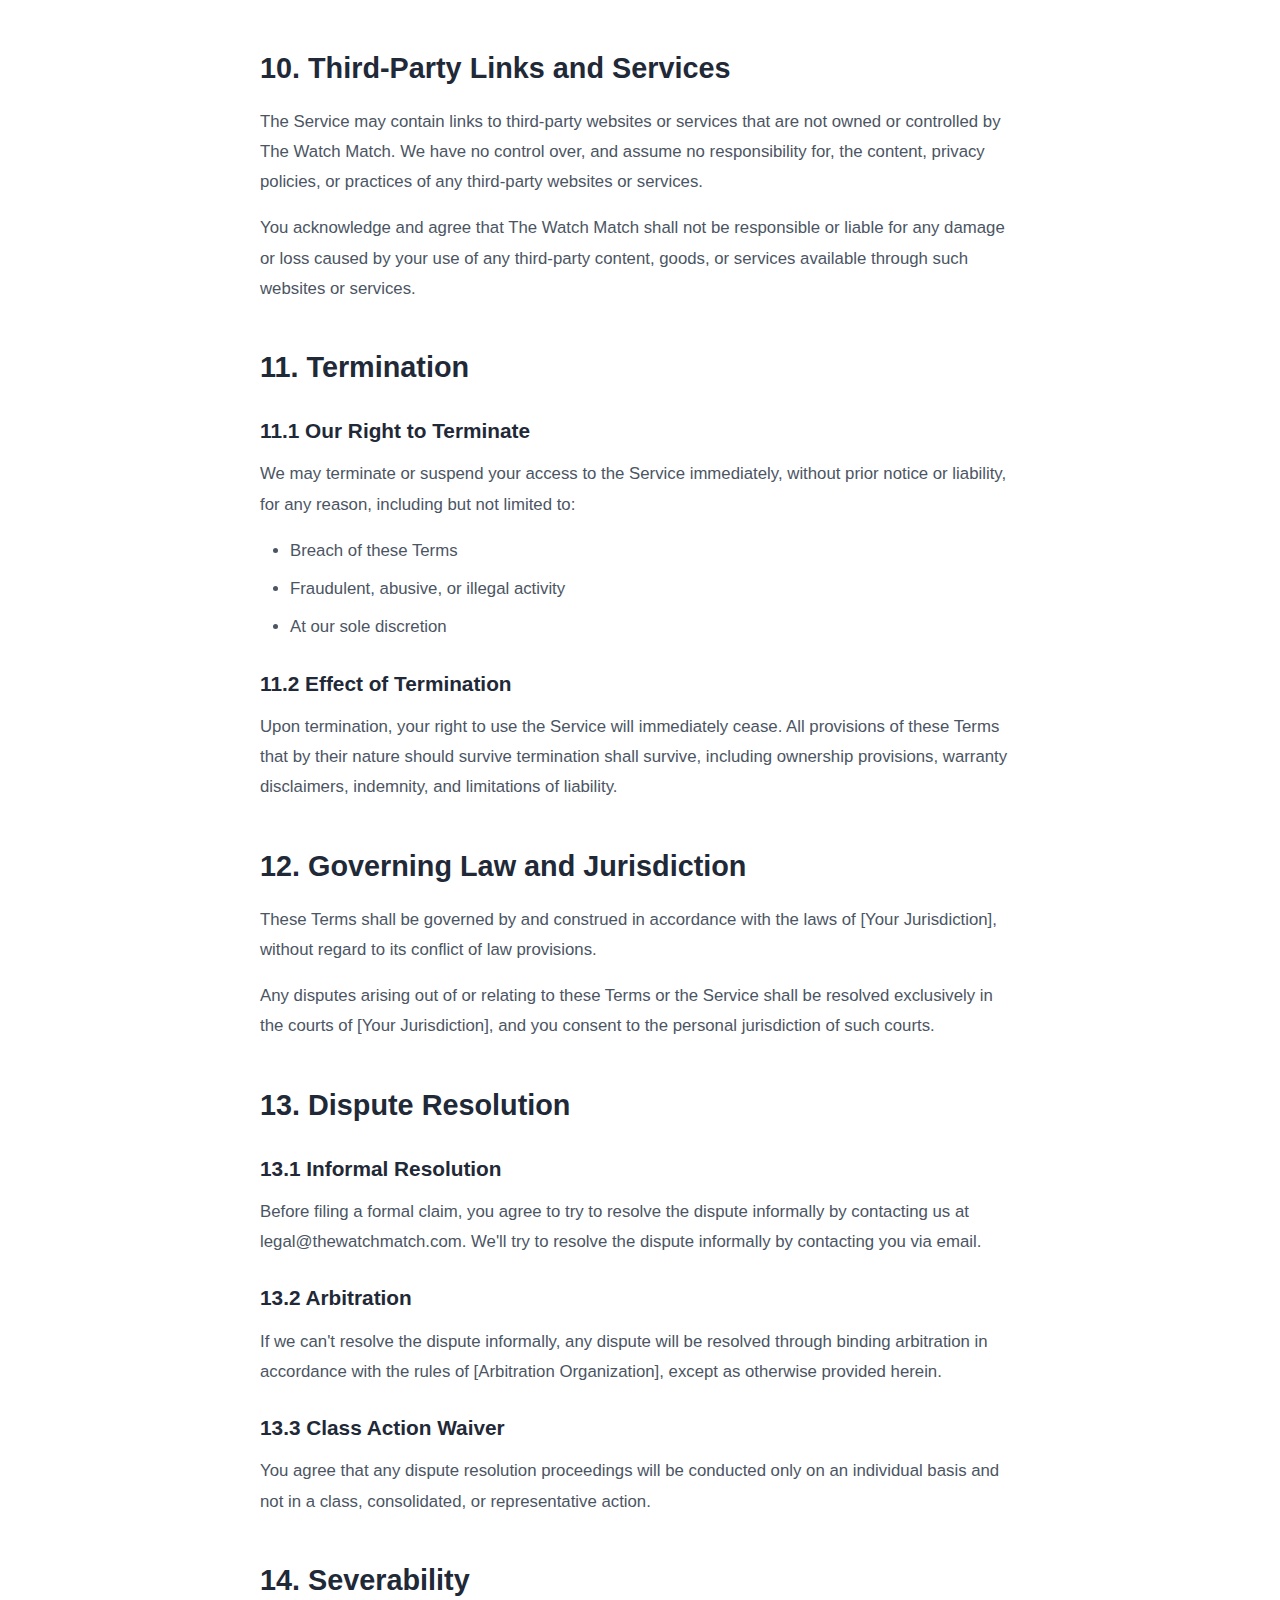
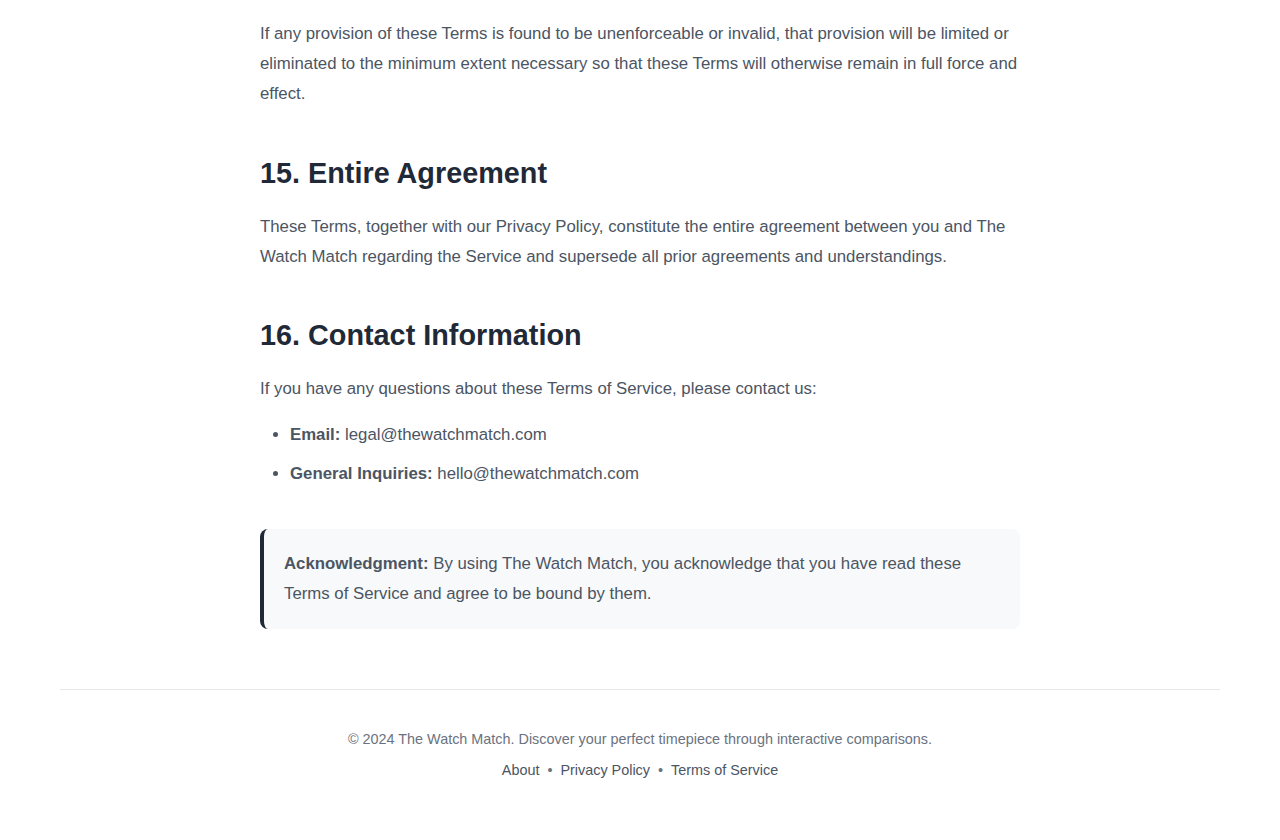
<file: terms.html>
<!DOCTYPE html>
<html lang="en">
<head>
    <meta charset="UTF-8">
    <meta name="viewport" content="width=device-width, initial-scale=1.0">
    <title>Terms of Service - The Watch Match</title>
    <meta name="description" content="Read The Watch Match's terms of service to understand the rules and guidelines for using our interactive watch comparison game.">
    <link rel="stylesheet" href="style.css">
    <style>
        .content-page {
            max-width: 800px;
            margin: 0 auto;
            padding: 40px 20px;
        }

        .content-page h1 {
            font-size: 2.5rem;
            color: #1f2937;
            margin-bottom: 20px;
        }

        .content-page h2 {
            font-size: 1.8rem;
            color: #1f2937;
            margin-top: 40px;
            margin-bottom: 16px;
        }

        .content-page h3 {
            font-size: 1.3rem;
            color: #1f2937;
            margin-top: 24px;
            margin-bottom: 12px;
        }

        .content-page p {
            color: #4b5563;
            font-size: 1.05rem;
            line-height: 1.8;
            margin-bottom: 16px;
        }

        .content-page ul {
            color: #4b5563;
            font-size: 1.05rem;
            line-height: 1.8;
            margin-bottom: 16px;
            padding-left: 30px;
        }

        .content-page li {
            margin-bottom: 8px;
        }

        .back-link {
            display: inline-block;
            margin-bottom: 30px;
            color: #1f2937;
            text-decoration: none;
            font-weight: 600;
            transition: color 0.2s ease;
        }

        .back-link:hover {
            color: #4b5563;
        }

        .last-updated {
            color: #6b7280;
            font-size: 0.95rem;
            margin-bottom: 30px;
        }

        .highlight-box {
            background: #f8f9fa;
            padding: 20px;
            border-radius: 8px;
            border-left: 4px solid #1f2937;
            margin: 20px 0;
        }
    </style>
</head>
<body>
    <div class="container">
        <header style="text-align: center; margin-bottom: 40px;">
            <a href="index.html" class="logo-link">
                <svg class="logo" style="height: 40px;" width="275" height="39" viewBox="0 0 275 39" fill="none" xmlns="http://www.w3.org/2000/svg">
                    <rect x="2" y="2" width="35" height="35" rx="6" stroke="#1F2937" stroke-width="2.5"/>
                    <path d="M8.5 11L13 24L17.5 11L22 24L26.5 11L31 24" stroke="#1F2937" stroke-width="2.5" stroke-linecap="round" stroke-linejoin="round"/>
                    <circle cx="19.5" cy="19.5" r="2.5" fill="#1F2937"/>
                    <text x="47" y="15" font-family="Arial, sans-serif" font-size="9" font-weight="300" letter-spacing="1.5" fill="#6B7280">THE</text>
                    <text x="47" y="28" font-family="Arial, sans-serif" font-size="16" font-weight="700" letter-spacing="0.5" fill="#1F2937">WATCH</text>
                    <text x="120" y="28" font-family="Arial, sans-serif" font-size="16" font-weight="300" letter-spacing="0.5" fill="#1F2937">MATCH</text>
                </svg>
            </a>
        </header>
        <div class="content-page">
            <a href="index.html" class="back-link">← Back to Game</a>

            <h1>Terms of Service</h1>
            <p class="last-updated"><strong>Last Updated:</strong> December 2024</p>

            <div class="highlight-box">
                <p style="margin-bottom: 0;"><strong>Agreement to Terms:</strong> By accessing or using The Watch Match, you agree to be bound by these Terms of Service. If you disagree with any part of these terms, you may not access our service.</p>
            </div>

            <h2>1. Description of Service</h2>

            <p>The Watch Match ("the Service", "we", "us", or "our") is an interactive web-based game that helps users discover and compare luxury watches through a tournament-style selection process. The Service is provided free of charge for personal, non-commercial use.</p>

            <h2>2. Acceptance of Terms</h2>

            <p>By accessing or using The Watch Match, you acknowledge that you have read, understood, and agree to be bound by these Terms of Service and our Privacy Policy. These terms apply to all visitors, users, and others who access or use the Service.</p>

            <h2>3. Changes to Terms</h2>

            <p>We reserve the right to modify or replace these Terms at any time at our sole discretion. We will provide notice of any material changes by:</p>

            <ul>
                <li>Updating the "Last Updated" date at the top of these Terms</li>
                <li>Posting a notice on our website</li>
                <li>Sending an email notification (if you have provided your email address)</li>
            </ul>

            <p>Your continued use of the Service after any changes constitutes acceptance of those changes.</p>

            <h2>4. User Eligibility</h2>

            <p>By using The Watch Match, you represent and warrant that:</p>

            <ul>
                <li>You are at least 13 years of age</li>
                <li>You have the legal capacity to enter into these Terms</li>
                <li>You will not use the Service for any illegal or unauthorized purpose</li>
                <li>Your use of the Service will not violate any applicable law or regulation</li>
            </ul>

            <h2>5. User Conduct</h2>

            <h3>5.1 Acceptable Use</h3>
            <p>You agree to use The Watch Match only for lawful purposes and in accordance with these Terms. You agree not to:</p>

            <ul>
                <li>Use the Service in any way that violates any applicable law or regulation</li>
                <li>Impersonate or attempt to impersonate The Watch Match, our employees, or other users</li>
                <li>Engage in any conduct that restricts or inhibits anyone's use of the Service</li>
                <li>Use any robot, spider, or automated means to access the Service</li>
                <li>Introduce viruses, malware, or other malicious code</li>
                <li>Attempt to gain unauthorized access to the Service or related systems</li>
                <li>Interfere with or disrupt the Service or servers/networks connected to the Service</li>
            </ul>

            <h3>5.2 Commercial Use</h3>
            <p>The Watch Match is intended for personal, non-commercial use only. You may not:</p>

            <ul>
                <li>Use the Service for any commercial purpose without our express written permission</li>
                <li>Reproduce, duplicate, copy, sell, or exploit any portion of the Service</li>
                <li>Use the Service to advertise or promote products or services</li>
            </ul>

            <h2>6. Intellectual Property Rights</h2>

            <h3>6.1 Our Content</h3>
            <p>The Service and its entire contents, features, and functionality (including but not limited to all information, software, code, text, displays, graphics, photographs, video, audio, design, selection, and arrangement) are owned by The Watch Match, its licensors, or other providers of such material and are protected by copyright, trademark, patent, trade secret, and other intellectual property laws.</p>

            <h3>6.2 Limited License</h3>
            <p>We grant you a limited, non-exclusive, non-transferable, revocable license to access and use The Watch Match for personal, non-commercial purposes. This license does not include:</p>

            <ul>
                <li>Any resale or commercial use of the Service</li>
                <li>Collection and use of any product listings, descriptions, or prices</li>
                <li>Any derivative use of the Service or its contents</li>
                <li>Downloading or copying of account information for the benefit of third parties</li>
                <li>Any use of data mining, robots, or similar data gathering and extraction tools</li>
            </ul>

            <h3>6.3 Third-Party Content</h3>
            <p>Watch images, brand names, and related information displayed on The Watch Match are the property of their respective owners. We claim no ownership over third-party content and use such content solely for the purpose of providing our Service.</p>

            <h2>7. User-Generated Content</h2>

            <h3>7.1 Sharing Results</h3>
            <p>When you share your Watch Match results on social media or other platforms, you grant us a worldwide, non-exclusive, royalty-free license to use, reproduce, and display such content in connection with the Service.</p>

            <h3>7.2 Feedback</h3>
            <p>If you provide feedback, suggestions, or ideas about the Service, you grant us the right to use such feedback without compensation or obligation to you.</p>

            <h2>8. Disclaimers and Limitations of Liability</h2>

            <h3>8.1 Service "As Is"</h3>
            <p>The Watch Match is provided on an "AS IS" and "AS AVAILABLE" basis without warranties of any kind, either express or implied, including but not limited to:</p>

            <ul>
                <li>Warranties of merchantability, fitness for a particular purpose, or non-infringement</li>
                <li>Warranties that the Service will be uninterrupted, secure, or error-free</li>
                <li>Warranties regarding the accuracy or reliability of any information obtained through the Service</li>
            </ul>

            <h3>8.2 Not Professional Advice</h3>
            <p>The Watch Match is an entertainment service designed to help users explore watch preferences. It is NOT:</p>

            <ul>
                <li>Professional purchasing advice or recommendations</li>
                <li>A guarantee of product quality, authenticity, or value</li>
                <li>An endorsement of any particular watch brand or model</li>
                <li>Investment or financial advice</li>
            </ul>

            <h3>8.3 Third-Party Information</h3>
            <p>Watch specifications, prices, and availability information are provided for reference only and may not be current or accurate. Always verify information with authorized dealers before making a purchase.</p>

            <h3>8.4 Limitation of Liability</h3>
            <p>To the fullest extent permitted by law, The Watch Match and its affiliates, officers, employees, agents, and licensors shall not be liable for any indirect, incidental, special, consequential, or punitive damages, including but not limited to:</p>

            <ul>
                <li>Loss of profits, data, use, or goodwill</li>
                <li>Service interruptions</li>
                <li>Procurement of substitute goods or services</li>
                <li>Unauthorized access to or alteration of your data</li>
            </ul>

            <p>Our total liability shall not exceed $100 or the amount you paid to us in the past twelve months, whichever is greater.</p>

            <h2>9. Indemnification</h2>

            <p>You agree to defend, indemnify, and hold harmless The Watch Match and its affiliates, licensors, and service providers from any claims, liabilities, damages, losses, and expenses, including reasonable attorneys' fees, arising out of or in any way connected with:</p>

            <ul>
                <li>Your access to or use of the Service</li>
                <li>Your violation of these Terms</li>
                <li>Your violation of any third-party rights</li>
            </ul>

            <h2>10. Third-Party Links and Services</h2>

            <p>The Service may contain links to third-party websites or services that are not owned or controlled by The Watch Match. We have no control over, and assume no responsibility for, the content, privacy policies, or practices of any third-party websites or services.</p>

            <p>You acknowledge and agree that The Watch Match shall not be responsible or liable for any damage or loss caused by your use of any third-party content, goods, or services available through such websites or services.</p>

            <h2>11. Termination</h2>

            <h3>11.1 Our Right to Terminate</h3>
            <p>We may terminate or suspend your access to the Service immediately, without prior notice or liability, for any reason, including but not limited to:</p>

            <ul>
                <li>Breach of these Terms</li>
                <li>Fraudulent, abusive, or illegal activity</li>
                <li>At our sole discretion</li>
            </ul>

            <h3>11.2 Effect of Termination</h3>
            <p>Upon termination, your right to use the Service will immediately cease. All provisions of these Terms that by their nature should survive termination shall survive, including ownership provisions, warranty disclaimers, indemnity, and limitations of liability.</p>

            <h2>12. Governing Law and Jurisdiction</h2>

            <p>These Terms shall be governed by and construed in accordance with the laws of [Your Jurisdiction], without regard to its conflict of law provisions.</p>

            <p>Any disputes arising out of or relating to these Terms or the Service shall be resolved exclusively in the courts of [Your Jurisdiction], and you consent to the personal jurisdiction of such courts.</p>

            <h2>13. Dispute Resolution</h2>

            <h3>13.1 Informal Resolution</h3>
            <p>Before filing a formal claim, you agree to try to resolve the dispute informally by contacting us at legal@thewatchmatch.com. We'll try to resolve the dispute informally by contacting you via email.</p>

            <h3>13.2 Arbitration</h3>
            <p>If we can't resolve the dispute informally, any dispute will be resolved through binding arbitration in accordance with the rules of [Arbitration Organization], except as otherwise provided herein.</p>

            <h3>13.3 Class Action Waiver</h3>
            <p>You agree that any dispute resolution proceedings will be conducted only on an individual basis and not in a class, consolidated, or representative action.</p>

            <h2>14. Severability</h2>

            <p>If any provision of these Terms is found to be unenforceable or invalid, that provision will be limited or eliminated to the minimum extent necessary so that these Terms will otherwise remain in full force and effect.</p>

            <h2>15. Entire Agreement</h2>

            <p>These Terms, together with our Privacy Policy, constitute the entire agreement between you and The Watch Match regarding the Service and supersede all prior agreements and understandings.</p>

            <h2>16. Contact Information</h2>

            <p>If you have any questions about these Terms of Service, please contact us:</p>

            <ul>
                <li><strong>Email:</strong> legal@thewatchmatch.com</li>
                <li><strong>General Inquiries:</strong> hello@thewatchmatch.com</li>
            </ul>

            <div class="highlight-box" style="margin-top: 40px;">
                <p style="margin-bottom: 0;"><strong>Acknowledgment:</strong> By using The Watch Match, you acknowledge that you have read these Terms of Service and agree to be bound by them.</p>
            </div>
        </div>

        <footer class="footer">
            <p>&copy; 2024 The Watch Match. Discover your perfect timepiece through interactive comparisons.</p>
            <p class="footer-links">
                <a href="about.html" class="footer-link">About</a> •
                <a href="privacy.html" class="footer-link">Privacy Policy</a> •
                <a href="terms.html" class="footer-link">Terms of Service</a>
            </p>
        </footer>
    </div>
</body>
</html>
</file>
<file: style.css>
/* Reset and Base Styles */
* {
    margin: 0;
    padding: 0;
    box-sizing: border-box;
}

html {
    overflow-x: hidden;
    max-width: 100vw;
}

body {
    font-family: -apple-system, BlinkMacSystemFont, 'Segoe UI', Roboto, Oxygen, Ubuntu, Cantarell, sans-serif;
    min-height: 100vh;
    color: #333;
    line-height: 1.6;
    display: flex;
    flex-direction: column;
    overflow-x: hidden;
    max-width: 100vw;
}

.container {
    max-width: 1200px;
    width: 100%;
    margin: 0 auto;
    padding: clamp(15px, 3vw, 20px);
    flex: 1;
    display: flex;
    flex-direction: column;
    overflow-x: hidden;
}

/* Header Styles */
header {
    text-align: center;
    margin-bottom: 24px;
}

.logo-link {
    display: inline-block;
    text-decoration: none;
    transition: opacity 0.2s ease;
}

.logo-link:hover {
    opacity: 0.8;
}

.logo {
    height: 50px;
    width: auto;
    display: block;
}

h1 {
    color: #1f2937;
    font-size: clamp(1.75rem, 4vw, 2.5rem);
    font-weight: 700;
    margin-bottom: 20px;
    text-shadow: none;
}

/* Responsive logo sizing */
@media (max-width: 768px) {
    .logo {
        height: 40px;
    }
}

@media (max-width: 480px) {
    .logo {
        height: 32px;
    }
}

/* Progress Section */
.progress-container {
    margin-top: clamp(20px, 5vw, 40px);
    margin-left: auto;
    margin-right: auto;
    display: flex;
    flex-direction: column;
    align-items: center;
    gap: clamp(12px, 2vw, 16px);
}

.round-indicator {
    font-size: clamp(0.875rem, 2vw, 1rem);
    font-weight: 600;
    color: #1f2937;
    margin: 0;
    background: #e5e7eb;
    padding: 8px 20px;
    border-radius: 30px;
    width: fit-content;
}

.progress-dots {
    display: flex;
    justify-content: center;
    align-items: center;
    gap: 8px;
    margin-bottom: 10px;
}

.header-restart-btn {
    padding: 10px 28px;
    background: #1f2937;
    color: white;
    border: none;
    border-radius: 8px;
    font-size: clamp(0.9rem, 2vw, 1rem);
    font-weight: 600;
    cursor: pointer;
    transition: all 0.2s ease;
    white-space: nowrap;
    margin-top: 10px;
    min-height: 44px;
}

.header-restart-btn:hover {
    background: #374151;
    transform: translateY(-1px);
}

.header-restart-btn:active {
    transform: translateY(0);
}

.progress-dot {
    width: 12px;
    height: 12px;
    border-radius: 50%;
    background: #d1d5db;
    transition: all 0.3s ease;
}

.progress-dot.completed {
    background: #1f2937;
    transform: scale(1.1);
}

.progress-dot.current {
    background: #1f2937;
    transform: scale(1.3);
}

/* Mode Selection Screen */
.mode-screen {
    display: block;
}

.mode-screen.hidden,
.battle-screen.hidden {
    display: none;
}

.mode-container {
    text-align: center;
    max-width: 900px;
    margin: 0 auto;
}

.intro-text {
    max-width: 600px;
    margin: 0 auto 32px;
}

.intro-text p {
    color: #6b7280;
    font-size: clamp(0.9rem, 2vw, 1rem);
    line-height: 1.6;
    margin: 0;
}

.mode-title {
    color: #1f2937;
    font-size: clamp(1.25rem, 3vw, 1.5rem);
    font-weight: 500;
    margin-bottom: 12px;
    text-shadow: none;
}

.mode-subtitle {
    color: #4b5563;
    font-size: clamp(1rem, 2.5vw, 1.2rem);
    margin-bottom: 40px;
}

.mode-buttons {
    display: grid;
    grid-template-columns: repeat(auto-fit, minmax(min(240px, 100%), 1fr));
    gap: 20px;
    margin-top: 30px;
}

.mode-btn {
    background: white;
    border: none;
    border-radius: 16px;
    padding: clamp(20px, 4vw, 30px) 20px;
    cursor: pointer;
    transition: all 0.3s ease;
    box-shadow: 0 4px 12px rgba(0, 0, 0, 0.15);
    min-height: 44px;
}

.mode-btn:hover {
    transform: translateY(-8px);
    box-shadow: 0 12px 24px rgba(0, 0, 0, 0.25);
}

.mode-btn:active {
    transform: translateY(-4px);
}

.mode-icon {
    font-size: clamp(2.5rem, 5vw, 3rem);
    margin-bottom: 12px;
}

.mode-btn h3 {
    font-size: clamp(1.1rem, 2.5vw, 1.3rem);
    font-weight: 600;
    color: #4b5563;
    margin-bottom: 8px;
}

.mode-btn p {
    font-size: clamp(0.85rem, 2vw, 0.95rem);
    color: #666;
    margin: 0;
    line-height: 1.4;
}

/* Battle Screen */
.battle-screen {
    display: block;
}

.battle-mode-indicator {
    text-align: center;
    margin-bottom: 16px;
    letter-spacing: 1px;
}

.battle-prompt {
    display: none;
}

.cards-container {
    display: flex;
    gap: 40px;
    align-items: center;
    justify-content: center;
    flex-wrap: wrap;
    max-width: 1100px;
    width: 100%;
    margin: 0 auto;
    overflow-x: hidden;
}

/* Watch Cards */
.watch-card {
    background: #f8f9fa;
    border-radius: 20px;
    padding: clamp(20px, 5vw, 40px) clamp(20px, 4vw, 30px) clamp(20px, 4vw, 30px);
    width: 100%;
    max-width: 450px;
    transition: all 0.3s ease;
    cursor: pointer;
    box-shadow: 0 2px 8px rgba(0, 0, 0, 0.08);
}

.watch-card:hover {
    transform: translateY(-4px);
    box-shadow: 0 8px 20px rgba(0, 0, 0, 0.12);
}

.watch-card.winner-selected {
    transform: scale(1.02);
    box-shadow: 0 0 0 3px #1f2937;
    background: #ffffff;
}

.watch-image-container {
    width: 100%;
    height: clamp(250px, 50vw, 420px);
    margin-bottom: 8px;
    border-radius: 16px;
    overflow: hidden;
    background: #ffffff;
    display: flex;
    align-items: center;
    justify-content: center;
    border: 1px solid #e5e7eb;
}

.watch-image {
    width: 100%;
    height: 100%;
    object-fit: cover;
    object-position: center;
    transition: transform 0.3s ease, opacity 0.3s ease;
    opacity: 1;
}

.watch-card:hover .watch-image {
    transform: scale(1.05);
}

/* Loading States */
.watch-card.loading .watch-image-container::before {
    content: '';
    position: absolute;
    top: 0;
    left: 0;
    width: 100%;
    height: 100%;
    background: linear-gradient(90deg, #f0f0f0 25%, #e0e0e0 50%, #f0f0f0 75%);
    background-size: 200% 100%;
    animation: shimmer 1.5s infinite;
    border-radius: 16px;
    z-index: 1;
}

.watch-card.loading .watch-image {
    opacity: 0;
}

.watch-card.loaded .watch-image {
    animation: fadeIn 0.3s ease-in;
}

@keyframes shimmer {
    0% {
        background-position: 200% 0;
    }
    100% {
        background-position: -200% 0;
    }
}

@keyframes fadeIn {
    from {
        opacity: 0;
    }
    to {
        opacity: 1;
    }
}

.watch-image-container {
    position: relative;
}

.watch-name {
    font-size: clamp(0.95rem, 2vw, 1rem);
    font-weight: 600;
    color: #1f2937;
    margin-bottom: 0;
    text-align: center;
    min-height: 50px;
    display: flex;
    align-items: center;
    justify-content: center;
    line-height: 1.4;
}

/* VS Divider */
.vs-divider {
    font-size: clamp(1.2rem, 3vw, 1.5rem);
    font-weight: 700;
    color: #6b7280;
    background: #ffffff;
    width: clamp(50px, 10vw, 70px);
    height: clamp(50px, 10vw, 70px);
    border-radius: 50%;
    display: flex;
    align-items: center;
    justify-content: center;
    flex-shrink: 0;
    box-shadow: 0 2px 8px rgba(0, 0, 0, 0.08);
    border: 1px solid #e5e7eb;
}

/* Winner Screen */
.winner-screen {
    display: block;
}

.winner-screen.hidden,
.battle-screen.hidden {
    display: none;
}

.winner-container {
    text-align: center;
}

.winner-card {
    background: #f8f9fa;
    border-radius: 20px;
    padding: clamp(20px, 5vw, 40px) clamp(20px, 4vw, 30px) clamp(20px, 4vw, 30px);
    box-shadow: 0 2px 8px rgba(0, 0, 0, 0.08);
    max-width: 450px;
    width: 100%;
    margin: 0 auto 30px;
    text-align: center;
}

.winner-image-container {
    width: 100%;
    height: clamp(250px, 40vw, 350px);
    margin-bottom: 20px;
    border-radius: 12px;
    overflow: hidden;
    background: white;
    display: flex;
    align-items: center;
    justify-content: center;
}

.winner-image {
    width: 100%;
    height: 100%;
    object-fit: cover;
    object-position: center;
}

.winner-name {
    font-size: 1rem;
    font-weight: 600;
    color: #1f2937;
    margin: 0;
    text-align: center;
}

.round-history-container {
    background: transparent;
    border-radius: 0;
    padding: 0;
    margin: clamp(40px, 15vw, 112px) auto;
    max-width: 700px;
    box-shadow: none;
}

.history-title {
    font-size: clamp(1.5rem, 4vw, 2rem);
    font-weight: 700;
    color: #1f2937;
    margin-bottom: 32px;
    text-align: center;
}

.round-history {
    display: grid;
    grid-template-columns: repeat(auto-fit, minmax(min(280px, 100%), 1fr));
    gap: 24px 40px;
    max-height: none;
    overflow-y: visible;
}

.round-history-item {
    background: #f8f9fa;
    border-radius: 12px;
    padding: 24px;
}

.round-number {
    font-size: 1rem;
    font-weight: 700;
    color: #1f2937;
    margin-bottom: 12px;
    text-transform: none;
}

.round-result {
    display: flex;
    flex-direction: column;
    gap: 8px;
}

.winner-info,
.loser-info {
    display: block;
}

.result-label {
    font-size: 0.9rem;
    font-weight: 600;
    color: #1f2937;
    min-width: auto;
    margin-bottom: 4px;
}

.winner-info .result-label {
    color: #1f2937;
}

.loser-info .result-label {
    color: #9ca3af;
}

.watch-name-history {
    font-size: 1rem;
    color: #1f2937;
    flex: 1;
    line-height: 1.4;
}

.loser-info .watch-name-history {
    color: #9ca3af;
    text-decoration: line-through;
}

/* Share Section */
.share-container {
    margin: 30px auto;
}

.share-title {
    font-size: clamp(1.2rem, 3vw, 1.5rem);
    font-weight: 600;
    color: #4b5563;
    margin-bottom: 8px;
    text-align: center;
}

.share-subtitle {
    font-size: clamp(0.85rem, 2vw, 0.95rem);
    color: #666;
    text-align: center;
    margin-bottom: 20px;
}

.share-buttons {
    display: flex;
    justify-content: center;
    align-items: center;
    gap: 16px;
}

.share-btn {
    display: flex;
    align-items: center;
    justify-content: center;
    width: clamp(46px, 10vw, 56px);
    height: clamp(46px, 10vw, 56px);
    min-width: 44px;
    min-height: 44px;
    padding: 0;
    border: none;
    border-radius: 50%;
    cursor: pointer;
    transition: all 0.2s ease;
    color: white;
}

.share-btn:hover {
    transform: translateY(-2px);
    box-shadow: 0 4px 12px rgba(0, 0, 0, 0.2);
}

.share-btn:active {
    transform: translateY(0);
}

.share-icon {
    font-size: 1.5rem;
}

.twitter-btn {
    background: #000000;
}

.twitter-btn:hover {
    background: #1a1a1a;
}

.facebook-btn {
    background: #374151;
}

.facebook-btn:hover {
    background: #1f2937;
}

.whatsapp-btn {
    background: #6b7280;
}

.whatsapp-btn:hover {
    background: #4b5563;
}

.copy-btn {
    background: #9ca3af;
}

.copy-btn:hover {
    background: #6b7280;
}

.copy-feedback {
    display: none;
    text-align: center;
    margin-top: 12px;
    padding: 8px;
    background: #d4edda;
    color: #155724;
    border-radius: 6px;
    font-size: 0.9rem;
    font-weight: 600;
}

.restart-btn {
    padding: 14px 36px;
    background: white;
    color: #4b5563;
    border: 2px solid white;
    border-radius: 8px;
    font-size: clamp(1rem, 2.5vw, 1.1rem);
    font-weight: 600;
    cursor: pointer;
    transition: all 0.2s ease;
    min-height: 44px;
}

.restart-btn:hover {
    background: rgba(255, 255, 255, 0.9);
    transform: translateY(-2px);
}

/* Footer */
.footer {
    margin-top: auto;
    padding: clamp(20px, 4vw, 30px) 20px;
    text-align: center;
    background: rgba(255, 255, 255, 0.95);
    border-top: 1px solid #e5e7eb;
    width: 100%;
}

.footer p {
    margin: 8px auto;
    color: #6b7280;
    font-size: clamp(0.85rem, 2vw, 0.9rem);
    max-width: 800px;
}

.footer-links {
    margin-top: 12px;
    display: flex;
    justify-content: center;
    align-items: center;
    gap: 8px;
    flex-wrap: wrap;
}

.footer-link {
    color: #4b5563;
    text-decoration: none;
    font-weight: 500;
    transition: color 0.2s ease;
    white-space: nowrap;
}

.footer-link:hover {
    color: #1f2937;
    text-decoration: underline;
}

/* Tablet Responsive Styles */
@media (max-width: 1024px) {
    .cards-container {
        gap: 30px;
    }

    .watch-card {
        max-width: 400px;
    }
}

/* Mobile Responsive Styles */
@media (max-width: 768px) {
    h1 {
        font-size: 2rem;
    }

    .mode-subtitle {
        font-size: 1rem;
    }

    .mode-buttons {
        grid-template-columns: 1fr;
    }

    .intro-text {
        max-width: 100%;
        padding: 0 10px;
    }

    .progress-content {
        flex-direction: column;
        gap: 10px;
        align-items: stretch;
        margin-bottom: 1.5rem;
    }

    .round-indicator {
        text-align: center;
    }

    .header-restart-btn {
        width: 100%;
    }

    .battle-prompt {
        font-size: 1.1rem;
    }

    .cards-container {
        flex-direction: column;
        gap: 30px;
    }

    .watch-card {
        max-width: 100%;
        min-width: unset;
        padding: 24px 20px 20px;
    }

    .vs-divider {
        width: 60px;
        height: 60px;
        font-size: 1.5rem;
        margin: 10px 0;
    }

    .watch-name {
        font-size: 1rem;
        min-height: 45px;
    }

    .battle-mode-indicator {
        margin-bottom: 12px;
        font-size: 0.9rem;
    }

    .winner-title {
        font-size: 2rem;
    }

    .winner-card {
        padding: 30px 20px 20px;
        max-width: 100%;
    }

    .winner-image-container {
        height: 300px;
    }

    .winner-name {
        font-size: 0.95rem;
    }

    .round-history-container {
        padding: 0;
        margin: 30px auto;
    }

    .round-history {
        grid-template-columns: 1fr;
        gap: 20px;
    }

    .round-number {
        font-size: 1.5rem;
    }

    .result-label {
        font-size: 0.85rem;
    }

    .watch-name-history {
        font-size: 0.95rem;
    }

    .share-container {
        padding: 20px 16px;
    }

    .share-title {
        font-size: 1.3rem;
    }

    .share-subtitle {
        font-size: 0.9rem;
    }

    .share-buttons {
        gap: 14px;
    }

    .share-btn {
        width: 50px;
        height: 50px;
    }

    .share-icon {
        font-size: 1.4rem;
    }
}

@media (max-width: 480px) {
    .container {
        padding: 15px;
    }

    h1 {
        font-size: 1.75rem;
        margin-bottom: 16px;
    }

    .progress-container {
        margin-top: 20px;
    }

    .progress-dots {
        gap: 6px;
    }

    .progress-dot {
        width: 10px;
        height: 10px;
    }

    .watch-card {
        padding: 20px 16px;
        border-radius: 16px;
    }

    .watch-image-container {
        height: auto;
        min-height: 220px;
        aspect-ratio: 1;
    }

    .watch-name {
        font-size: 0.95rem;
        min-height: 40px;
    }

    .winner-card {
        padding: 20px 16px;
    }

    .winner-image-container {
        height: auto;
        min-height: 250px;
        aspect-ratio: 1;
    }

    .round-history-container {
        padding: 0;
        margin: 40px auto 20px;
    }

    .history-title {
        font-size: 1.4rem;
        margin-bottom: 20px;
    }

    .round-number {
        font-size: 1.1rem;
    }

    .round-history-item {
        padding: 16px;
    }

    .share-container {
        padding: 16px 12px;
        margin: 20px auto;
    }

    .share-title {
        font-size: 1.2rem;
    }

    .share-subtitle {
        font-size: 0.85rem;
    }

    .share-buttons {
        gap: 10px;
        flex-wrap: wrap;
    }

    .share-btn {
        width: 46px;
        height: 46px;
    }

    .share-icon {
        font-size: 1.2rem;
    }

    .mode-btn {
        padding: 20px 16px;
    }

    .mode-icon {
        font-size: 2.5rem;
        margin-bottom: 8px;
    }

    .footer {
        padding: 20px 15px;
    }

    .footer-links {
        gap: 6px;
    }
}

/* Extra Small Screens */
@media (max-width: 360px) {
    h1 {
        font-size: 1.5rem;
    }

    .watch-card,
    .winner-card {
        padding: 16px 12px;
    }

    .round-indicator {
        padding: 6px 16px;
        font-size: 0.85rem;
    }

    .header-restart-btn {
        padding: 8px 20px;
        font-size: 0.9rem;
    }

    .share-btn {
        width: 44px;
        height: 44px;
    }

    .cookie-btn {
        min-width: 80px;
        padding: 8px 16px;
    }
}

/* Cookie Consent Banner */
.cookie-consent-banner {
    position: fixed;
    bottom: 0;
    left: 0;
    right: 0;
    background: #1f2937;
    color: white;
    padding: clamp(16px, 3vw, 20px);
    box-shadow: 0 -4px 12px rgba(0, 0, 0, 0.15);
    z-index: 10000;
    transform: translateY(0);
    transition: transform 0.3s ease;
}

.cookie-consent-banner.hidden {
    transform: translateY(100%);
}

.cookie-consent-content {
    max-width: 1200px;
    margin: 0 auto;
    display: flex;
    align-items: center;
    justify-content: space-between;
    gap: clamp(12px, 3vw, 20px);
    flex-wrap: wrap;
}

.cookie-consent-text {
    flex: 1;
    min-width: min(100%, 250px);
    margin: 0;
    font-size: clamp(0.85rem, 2vw, 0.95rem);
    line-height: 1.5;
}

.cookie-consent-link {
    color: #60a5fa;
    text-decoration: underline;
}

.cookie-consent-link:hover {
    color: #93c5fd;
}

.cookie-consent-buttons {
    display: flex;
    gap: clamp(8px, 2vw, 12px);
    flex-wrap: wrap;
}

.cookie-btn {
    padding: 10px 24px;
    border: none;
    border-radius: 6px;
    font-size: clamp(0.875rem, 2vw, 0.95rem);
    font-weight: 600;
    cursor: pointer;
    transition: all 0.2s ease;
    white-space: nowrap;
    min-height: 44px;
    min-width: 100px;
}

.cookie-accept {
    background: #10b981;
    color: white;
}

.cookie-accept:hover {
    background: #059669;
}

.cookie-decline {
    background: transparent;
    color: white;
    border: 2px solid white;
}

.cookie-decline:hover {
    background: rgba(255, 255, 255, 0.1);
}

@media (max-width: 768px) {
    .cookie-consent-content {
        flex-direction: column;
        text-align: center;
    }

    .cookie-consent-buttons {
        width: 100%;
        flex-direction: column;
    }

    .cookie-btn {
        width: 100%;
    }
}
</file>
